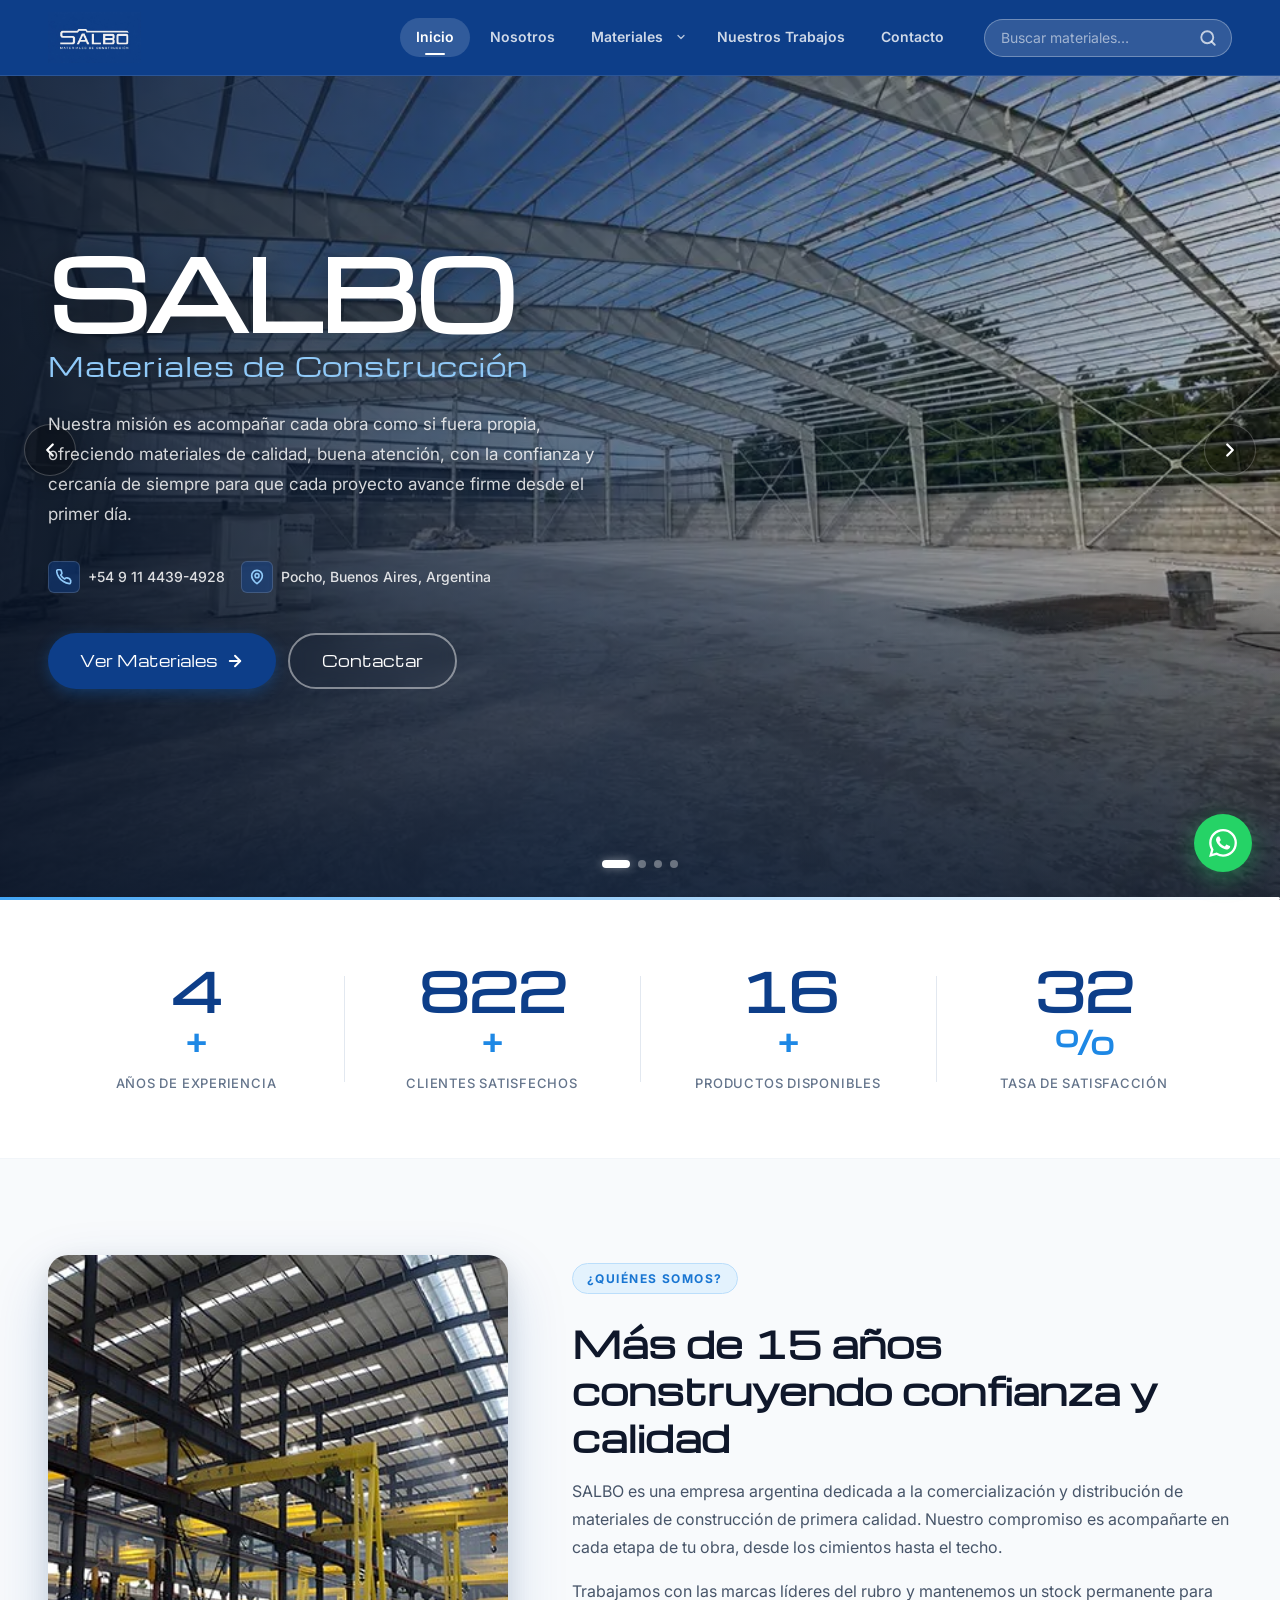
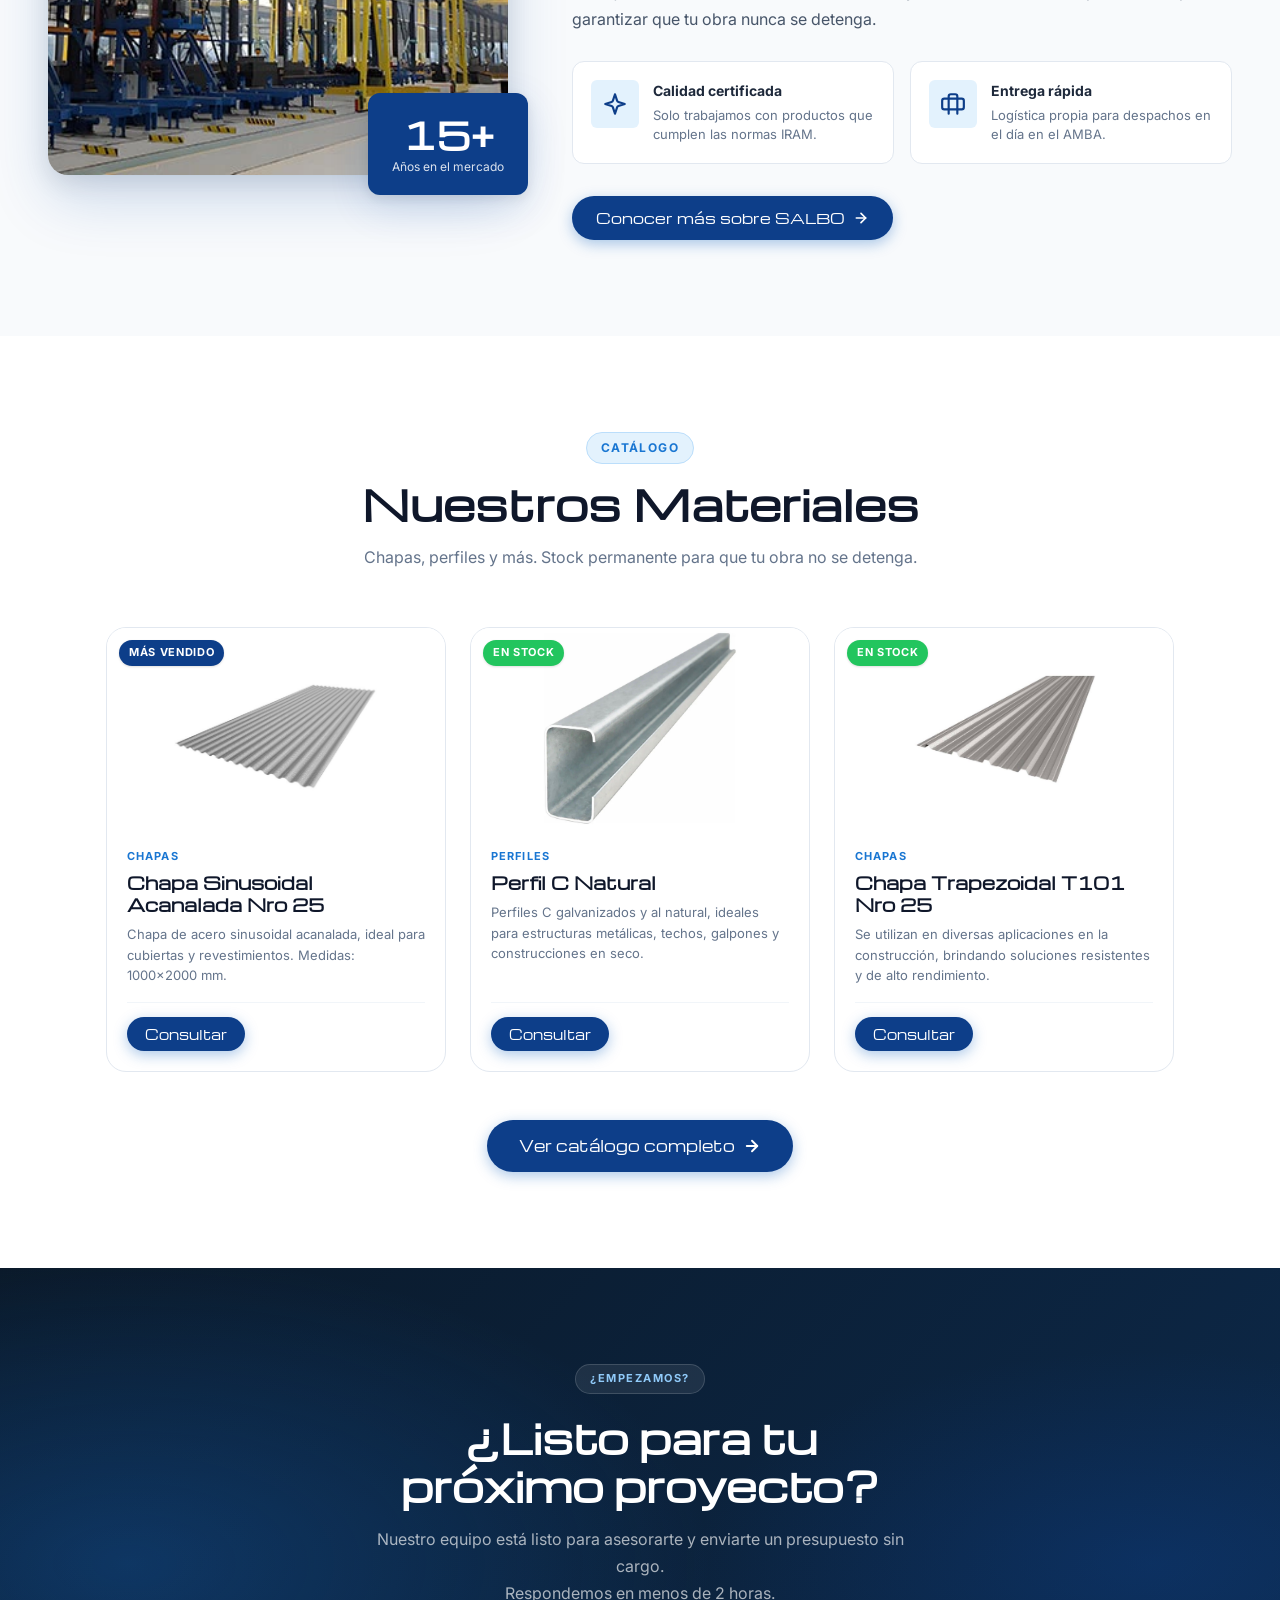
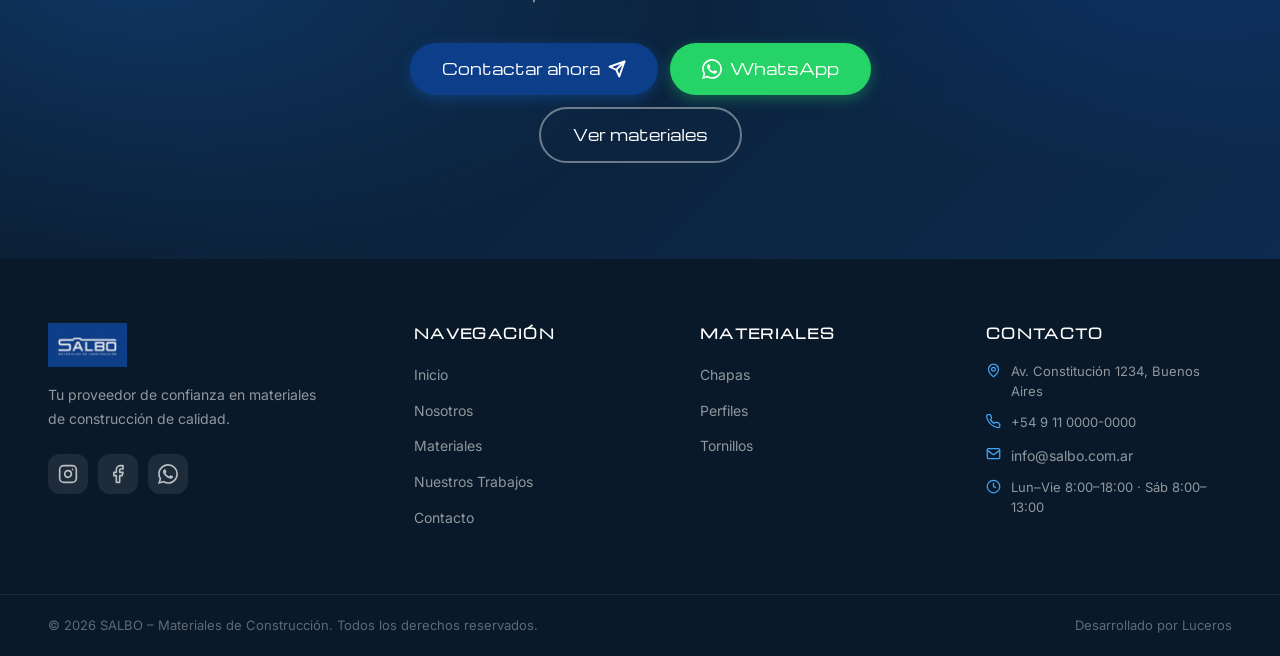
<file: index.html>
<!DOCTYPE html>
<html lang="es">
<head>
  <meta charset="UTF-8" />
  <meta name="viewport" content="width=device-width, initial-scale=1.0" />
  <meta name="description" content="SALBO Materiales de Construcción – Proveedor confiable de chapas, perfiles, cemento, hierro y más. Calidad, compromiso y entrega rápida en Buenos Aires." />
  <meta name="keywords" content="materiales de construcción, chapas, perfiles, cemento, hierro, pinturas, SALBO" />
  <meta name="author" content="SALBO" />
  <meta property="og:title" content="SALBO – Materiales de Construcción" />
  <meta property="og:description" content="Tu proveedor de confianza para materiales de construcción de calidad." />
  <meta property="og:type" content="website" />
  <title>SALBO – Materiales de Construcción</title>

  <link rel="icon" href="assets/img/SALBO_LOGO_WEB.jpeg" type="image/jpeg" />

  <!-- Google Fonts -->
  <link rel="preconnect" href="https://fonts.googleapis.com" />
  <link rel="preconnect" href="https://fonts.gstatic.com" crossorigin />
  <link href="https://fonts.googleapis.com/css2?family=Inter:wght@300;400;500;600;700;800&family=Poppins:wght@400;500;600;700;800;900&display=swap" rel="stylesheet" />

  <!-- CSS -->
  <link rel="stylesheet" href="assets/css/styles.css" />
</head>
<body data-page="inicio">

  <!-- Shared header (inyectado por shared.js) -->
  <div id="site-header"></div>

  <!-- ===== HERO ===== -->
  <section class="hero" id="inicio" aria-label="Sección principal">

    <!-- Carousel background -->
    <div class="hc" id="heroCarousel" aria-label="Galería de imágenes" role="region">
      <div class="hc__track" id="hcTrack" aria-live="off"></div>

      <button class="hc__arrow hc__arrow--prev" id="hcPrev" aria-label="Imagen anterior" type="button">
        <svg width="22" height="22" viewBox="0 0 24 24" fill="none" stroke="currentColor" stroke-width="2.5" stroke-linecap="round" stroke-linejoin="round" aria-hidden="true"><path d="m15 18-6-6 6-6"/></svg>
      </button>

      <button class="hc__arrow hc__arrow--next" id="hcNext" aria-label="Siguiente imagen" type="button">
        <svg width="22" height="22" viewBox="0 0 24 24" fill="none" stroke="currentColor" stroke-width="2.5" stroke-linecap="round" stroke-linejoin="round" aria-hidden="true"><path d="m9 18 6-6-6-6"/></svg>
      </button>

      <div class="hc__dots" id="hcDots" role="tablist" aria-label="Seleccionar imagen"></div>

      <div class="hc__progress" aria-hidden="true">
        <div class="hc__progress-bar" id="hcProgressBar"></div>
      </div>
    </div>

    <!-- Hero content -->
    <div class="hero__content">
      <h1 class="hero__title reveal">
        <span class="hero__title-main">SALBO</span>
        <span class="hero__title-sub">Materiales de Construcción</span>
      </h1>

      <p class="hero__desc reveal">
        Nuestra misión es acompañar cada obra como si fuera propia, ofreciendo materiales de calidad, buena atención, con la confianza y cercanía de siempre para que cada proyecto avance firme desde el primer día.
      </p>

      <div class="hero__contact reveal">
        <a href="tel:+5491144394928" class="hero__contact-item" aria-label="Llamar">
          <span class="hero__contact-icon" aria-hidden="true">
            <svg width="16" height="16" viewBox="0 0 24 24" fill="none" stroke="currentColor" stroke-width="2.5" stroke-linecap="round" stroke-linejoin="round"><path d="M22 16.92v3a2 2 0 0 1-2.18 2 19.79 19.79 0 0 1-8.63-3.07A19.5 19.5 0 0 1 4.1 12a19.79 19.79 0 0 1-3.07-8.67A2 2 0 0 1 3 1.17h3a2 2 0 0 1 2 1.72c.127.96.361 1.903.7 2.81a2 2 0 0 1-.45 2.11L7.09 9a16 16 0 0 0 6 6l1.27-1.27a2 2 0 0 1 2.11-.45c.907.339 1.85.573 2.81.7A2 2 0 0 1 21 16z"/></svg>
          </span>
          +54 9 11 4439-4928
        </a>
        <span class="hero__contact-item">
          <span class="hero__contact-icon" aria-hidden="true">
            <svg width="16" height="16" viewBox="0 0 24 24" fill="none" stroke="currentColor" stroke-width="2.5" stroke-linecap="round" stroke-linejoin="round"><path d="M20 10c0 6-8 12-8 12s-8-6-8-12a8 8 0 0 1 16 0Z"/><circle cx="12" cy="10" r="3"/></svg>
          </span>
          Pocho, Buenos Aires, Argentina
        </span>
      </div>

      <div class="hero__ctas reveal">
        <a href="materiales.html" class="btn btn--primary btn--lg">
          Ver Materiales
          <svg width="18" height="18" viewBox="0 0 24 24" fill="none" stroke="currentColor" stroke-width="2.5" stroke-linecap="round" stroke-linejoin="round" aria-hidden="true"><path d="M5 12h14"/><path d="m12 5 7 7-7 7"/></svg>
        </a>
        <a href="contacto.html" class="btn btn--outline btn--lg">Contactar</a>
      </div>
    </div>
  </section>

  <!-- ===== STATS STRIP ===== -->
  <section class="stats" aria-label="Estadísticas">
    <div class="container">
      <div class="stats__grid">
        <div class="stats__item reveal">
          <span class="stats__num" data-count="15">0</span><span class="stats__suffix">+</span>
          <span class="stats__label">Años de experiencia</span>
        </div>
        <div class="stats__item reveal">
          <span class="stats__num" data-count="2500">0</span><span class="stats__suffix">+</span>
          <span class="stats__label">Clientes satisfechos</span>
        </div>
        <div class="stats__item reveal">
          <span class="stats__num" data-count="50">0</span><span class="stats__suffix">+</span>
          <span class="stats__label">Productos disponibles</span>
        </div>
        <div class="stats__item reveal">
          <span class="stats__num" data-count="98">0</span><span class="stats__suffix">%</span>
          <span class="stats__label">Tasa de satisfacción</span>
        </div>
      </div>
    </div>
  </section>

  <!-- ===== SOBRE NOSOTROS (preview) ===== -->
  <section class="about-preview" aria-labelledby="about-preview-title">
    <div class="container">
      <div class="about__content">

        <!-- Image -->
        <div class="about__image reveal">
          <div class="about__img-wrapper">
            <img
              src="assets/img/nosotros.webp"
              alt="Equipo SALBO trabajando en depósito de materiales"
              loading="lazy"
              class="about__img"
            />
            <div class="about__img-badge">
              <strong>15+</strong>
              <span>Años en el mercado</span>
            </div>
          </div>
        </div>

        <!-- Text -->
        <div class="about__text reveal">
          <span class="section-tag">¿Quiénes somos?</span>
          <h2 class="about__subtitle" id="about-preview-title" style="font-size:clamp(26px,3.5vw,36px);margin-top:12px;">
            Más de 15 años construyendo confianza y calidad
          </h2>
          <p class="about__para">
            SALBO es una empresa argentina dedicada a la comercialización y distribución de materiales de construcción de primera calidad. Nuestro compromiso es acompañarte en cada etapa de tu obra, desde los cimientos hasta el techo.
          </p>
          <p class="about__para">
            Trabajamos con las marcas líderes del rubro y mantenemos un stock permanente para garantizar que tu obra nunca se detenga.
          </p>

          <div class="about__values" style="grid-template-columns:1fr 1fr;margin-top:28px;">
            <div class="value-card reveal">
              <div class="value-card__icon" aria-hidden="true">
                <svg width="26" height="26" viewBox="0 0 24 24" fill="none" stroke="currentColor" stroke-width="2" stroke-linecap="round" stroke-linejoin="round"><path d="m12 3-1.912 5.813a2 2 0 0 1-1.275 1.275L3 12l5.813 1.912a2 2 0 0 1 1.275 1.275L12 21l1.912-5.813a2 2 0 0 1 1.275-1.275L21 12l-5.813-1.912a2 2 0 0 1-1.275-1.275L12 3Z"/></svg>
              </div>
              <div>
                <strong>Calidad certificada</strong>
                <p>Solo trabajamos con productos que cumplen las normas IRAM.</p>
              </div>
            </div>
            <div class="value-card reveal">
              <div class="value-card__icon" aria-hidden="true">
                <svg width="26" height="26" viewBox="0 0 24 24" fill="none" stroke="currentColor" stroke-width="2" stroke-linecap="round" stroke-linejoin="round"><path d="M20 7H4a2 2 0 0 0-2 2v6a2 2 0 0 0 2 2h16a2 2 0 0 0 2-2V9a2 2 0 0 0-2-2Z"/><path d="M16 21V5a2 2 0 0 0-2-2h-4a2 2 0 0 0-2 2v16"/></svg>
              </div>
              <div>
                <strong>Entrega rápida</strong>
                <p>Logística propia para despachos en el día en el AMBA.</p>
              </div>
            </div>
          </div>

          <div style="margin-top:32px;">
            <a href="nosotros.html" class="btn btn--primary btn--md">
              Conocer más sobre SALBO
              <svg width="16" height="16" viewBox="0 0 24 24" fill="none" stroke="currentColor" stroke-width="2.5" stroke-linecap="round" stroke-linejoin="round" aria-hidden="true"><path d="M5 12h14"/><path d="m12 5 7 7-7 7"/></svg>
            </a>
          </div>
        </div>
      </div>
    </div>
  </section>

  <!-- ===== MATERIALES DESTACADOS ===== -->
  <section class="featured" aria-labelledby="featured-title">
    <div class="container">
      <div class="section-header reveal">
        <span class="section-tag">Catálogo</span>
        <h2 class="section-title" id="featured-title">Nuestros Materiales</h2>
        <p class="section-desc">Chapas, perfiles y más. Stock permanente para que tu obra no se detenga.</p>
      </div>

      <div class="materials__grid">

        <!-- Chapa Acanalada N°25 -->
        <article class="mat-card reveal" data-category="Chapas" data-name="Chapa Sinusoidal Acanalada Nro 25" role="listitem">
          <div class="mat-card__img-wrap">
            <img src="assets/img/Chapa_Acanalada_N25.jpeg" alt="Chapa Sinusoidal Acanalada Nro 25" loading="lazy" class="mat-card__img" />
            <span class="mat-card__badge">Más vendido</span>
          </div>
          <div class="mat-card__body">
            <span class="mat-card__category">Chapas</span>
            <h3 class="mat-card__name">Chapa Sinusoidal Acanalada Nro 25</h3>
            <p class="mat-card__desc">Chapa de acero sinusoidal acanalada, ideal para cubiertas y revestimientos. Medidas: 1000×2000 mm.</p>
            <div class="mat-card__footer">
              <button class="btn btn--primary btn--sm mat-card__btn" onclick="openConsult('Chapa Sinusoidal Acanalada Nro 25')">Consultar</button>
            </div>
          </div>
        </article>

        <!-- Perfil C Natural -->
        <article class="mat-card reveal" data-category="Perfiles" data-name="Perfil C Natural" role="listitem">
          <div class="mat-card__img-wrap">
            <img src="assets/img/Perfil_C_Natural.jpeg" alt="Perfiles C al Natural" loading="lazy" class="mat-card__img" />
            <span class="mat-card__badge mat-card__badge--GREEN">EN STOCK</span>
          </div>
          <div class="mat-card__body">
            <span class="mat-card__category">Perfiles</span>
            <h3 class="mat-card__name">Perfil C Natural</h3>
            <p class="mat-card__desc">Perfiles C galvanizados y al natural, ideales para estructuras metálicas, techos, galpones y construcciones en seco.</p>
            <div class="mat-card__footer">
              <button class="btn btn--primary btn--sm mat-card__btn" onclick="openConsult('Perfil C Natural')">Consultar</button>
            </div>
          </div>
        </article>

        <!-- Chapa Trapezoidal T101 -->
        <article class="mat-card reveal" data-category="Chapas" data-name="Chapa Trapezoidal T101 Nro 25" role="listitem">
          <div class="mat-card__img-wrap">
            <img src="assets/img/Chapa_Trapezoidal_T101_Nro25 .jpeg" alt="Chapa Trapezoidal T101 Nro 25" loading="lazy" class="mat-card__img" />
            <span class="mat-card__badge mat-card__badge--GREEN">EN STOCK</span>
          </div>
          <div class="mat-card__body">
            <span class="mat-card__category">Chapas</span>
            <h3 class="mat-card__name">Chapa Trapezoidal T101 Nro 25</h3>
            <p class="mat-card__desc">Se utilizan en diversas aplicaciones en la construcción, brindando soluciones resistentes y de alto rendimiento.</p>
            <div class="mat-card__footer">
              <button class="btn btn--primary btn--sm mat-card__btn" onclick="openConsult('Chapa Trapezoidal T101 Nro 25')">Consultar</button>
            </div>
          </div>
        </article>

      </div>

      <div class="featured__cta-wrap reveal">
        <a href="materiales.html" class="btn btn--primary btn--lg">
          Ver catálogo completo
          <svg width="18" height="18" viewBox="0 0 24 24" fill="none" stroke="currentColor" stroke-width="2.5" stroke-linecap="round" stroke-linejoin="round" aria-hidden="true"><path d="M5 12h14"/><path d="m12 5 7 7-7 7"/></svg>
        </a>
      </div>
    </div>
  </section>

  <!-- ===== CTA BANNER ===== -->
  <section class="cta-banner" aria-labelledby="cta-title">
    <div class="cta-banner__content reveal">
      <span class="cta-banner__tag">¿Empezamos?</span>
      <h2 class="cta-banner__title" id="cta-title">¿Listo para tu próximo proyecto?</h2>
      <p class="cta-banner__desc">
        Nuestro equipo está listo para asesorarte y enviarte un presupuesto sin cargo.<br>
        Respondemos en menos de 2 horas.
      </p>
      <div class="cta-banner__actions">
        <a href="contacto.html" class="btn btn--primary btn--lg">
          Contactar ahora
          <svg width="18" height="18" viewBox="0 0 24 24" fill="none" stroke="currentColor" stroke-width="2.5" stroke-linecap="round" stroke-linejoin="round" aria-hidden="true"><path d="m22 2-7 20-4-9-9-4Z"/><path d="M22 2 11 13"/></svg>
        </a>
        <a href="https://wa.me/5491144394928" target="_blank" rel="noopener noreferrer" class="btn btn--wa btn--lg">
          <svg width="20" height="20" viewBox="0 0 24 24" fill="currentColor" aria-hidden="true"><path d="M17.472 14.382c-.297-.149-1.758-.867-2.03-.967-.273-.099-.471-.148-.67.15-.197.297-.767.966-.94 1.164-.173.199-.347.223-.644.075-.297-.15-1.255-.463-2.39-1.475-.883-.788-1.48-1.761-1.653-2.059-.173-.297-.018-.458.13-.606.134-.133.298-.347.446-.52.149-.174.198-.298.298-.497.099-.198.05-.371-.025-.52-.075-.149-.669-1.612-.916-2.207-.242-.579-.487-.5-.669-.51-.173-.008-.371-.01-.57-.01-.198 0-.52.074-.792.372-.272.297-1.04 1.016-1.04 2.479 0 1.462 1.065 2.875 1.213 3.074.149.198 2.096 3.2 5.077 4.487.709.306 1.262.489 1.694.625.712.227 1.36.195 1.871.118.571-.085 1.758-.719 2.006-1.413.248-.694.248-1.289.173-1.413-.074-.124-.272-.198-.57-.347m-5.421 7.403h-.004a9.87 9.87 0 0 1-5.031-1.378l-.361-.214-3.741.982.998-3.648-.235-.374a9.86 9.86 0 0 1-1.51-5.26c.001-5.45 4.436-9.884 9.888-9.884 2.64 0 5.122 1.03 6.988 2.898a9.825 9.825 0 0 1 2.893 6.994c-.003 5.45-4.437 9.884-9.885 9.884m8.413-18.297A11.815 11.815 0 0 0 12.05 0C5.495 0 .16 5.335.157 11.892c0 2.096.547 4.142 1.588 5.945L.057 24l6.305-1.654a11.882 11.882 0 0 0 5.683 1.448h.005c6.554 0 11.89-5.335 11.893-11.893a11.821 11.821 0 0 0-3.48-8.413Z"/></svg>
          WhatsApp
        </a>
        <a href="materiales.html" class="btn btn--outline btn--lg">Ver materiales</a>
      </div>
    </div>
  </section>

  <!-- Shared footer (inyectado por shared.js) -->
  <div id="site-footer"></div>

  <!-- ===== MODAL CONSULTA ===== -->
  <div class="modal" id="consultModal" role="dialog" aria-modal="true" aria-labelledby="modalTitle" hidden>
    <div class="modal__backdrop" onclick="closeConsult()"></div>
    <div class="modal__box">
      <button class="modal__close" onclick="closeConsult()" aria-label="Cerrar">✕</button>
      <div class="modal__icon" aria-hidden="true">
        <svg width="32" height="32" viewBox="0 0 24 24" fill="none" stroke="currentColor" stroke-width="2" stroke-linecap="round" stroke-linejoin="round"><path d="M21 15a2 2 0 0 1-2 2H7l-4 4V5a2 2 0 0 1 2-2h14a2 2 0 0 1 2 2z"/></svg>
      </div>
      <h3 class="modal__title" id="modalTitle">Consultar producto</h3>
      <p class="modal__product" id="modalProduct"></p>
      <p class="modal__desc">¿Querés consultar sobre este producto? Escribinos por WhatsApp o completá el formulario de contacto.</p>
      <div class="modal__actions">
        <a href="https://wa.me/5491144394928" target="_blank" rel="noopener noreferrer" class="btn btn--wa btn--full">
          <svg width="20" height="20" viewBox="0 0 24 24" fill="currentColor" aria-hidden="true"><path d="M17.472 14.382c-.297-.149-1.758-.867-2.03-.967-.273-.099-.471-.148-.67.15-.197.297-.767.966-.94 1.164-.173.199-.347.223-.644.075-.297-.15-1.255-.463-2.39-1.475-.883-.788-1.48-1.761-1.653-2.059-.173-.297-.018-.458.13-.606.134-.133.298-.347.446-.52.149-.174.198-.298.298-.497.099-.198.05-.371-.025-.52-.075-.149-.669-1.612-.916-2.207-.242-.579-.487-.5-.669-.51-.173-.008-.371-.01-.57-.01-.198 0-.52.074-.792.372-.272.297-1.04 1.016-1.04 2.479 0 1.462 1.065 2.875 1.213 3.074.149.198 2.096 3.2 5.077 4.487.709.306 1.262.489 1.694.625.712.227 1.36.195 1.871.118.571-.085 1.758-.719 2.006-1.413.248-.694.248-1.289.173-1.413-.074-.124-.272-.198-.57-.347m-5.421 7.403h-.004a9.87 9.87 0 0 1-5.031-1.378l-.361-.214-3.741.982.998-3.648-.235-.374a9.86 9.86 0 0 1-1.51-5.26c.001-5.45 4.436-9.884 9.888-9.884 2.64 0 5.122 1.03 6.988 2.898a9.825 9.825 0 0 1 2.893 6.994c-.003 5.45-4.437 9.884-9.885 9.884m8.413-18.297A11.815 11.815 0 0 0 12.05 0C5.495 0 .16 5.335.157 11.892c0 2.096.547 4.142 1.588 5.945L.057 24l6.305-1.654a11.882 11.882 0 0 0 5.683 1.448h.005c6.554 0 11.89-5.335 11.893-11.893a11.821 11.821 0 0 0-3.48-8.413Z"/></svg>
          Consultar por WhatsApp
        </a>
        <a href="contacto.html" class="btn btn--outline btn--full" onclick="closeConsult()">
          Ir al formulario de contacto
        </a>
      </div>
    </div>
  </div>

  <!-- JS -->
  <script src="assets/js/shared.js" defer></script>
  <script src="assets/js/main.js" defer></script>
</body>
</html>
</file>
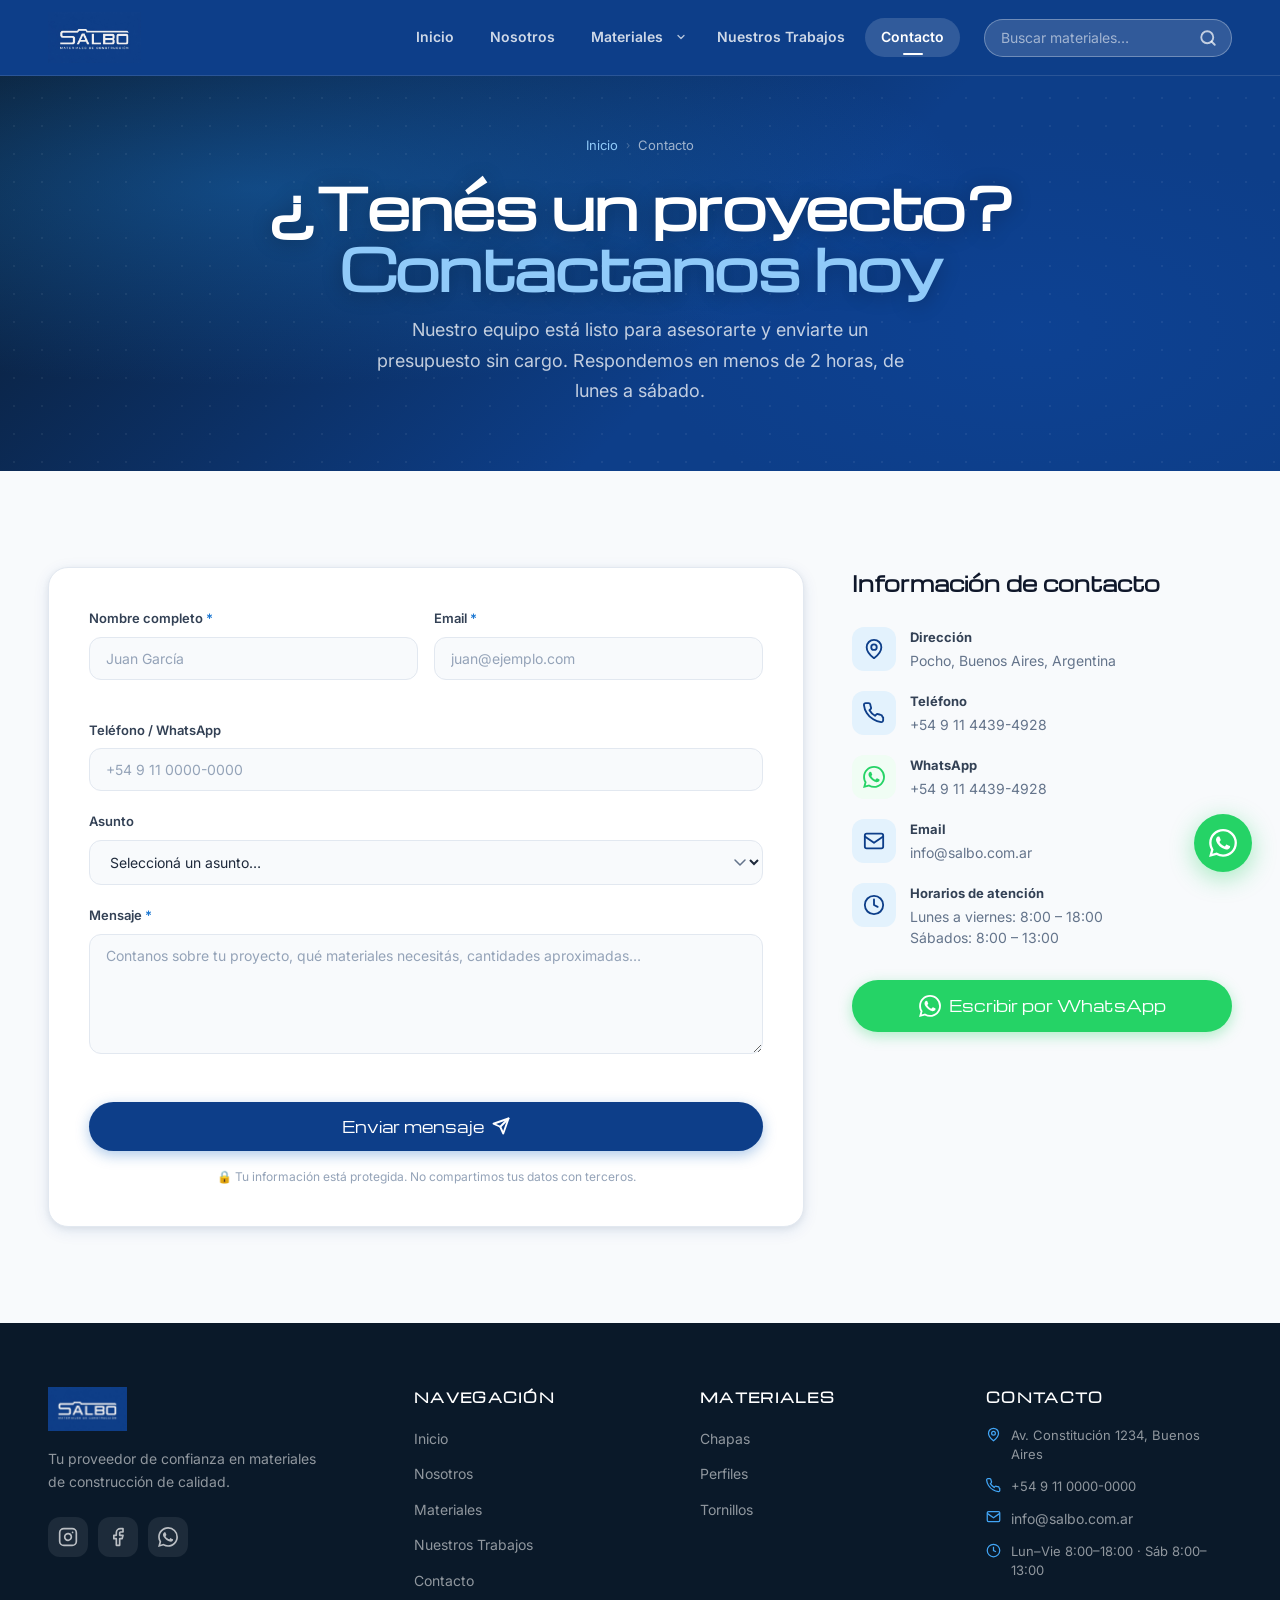
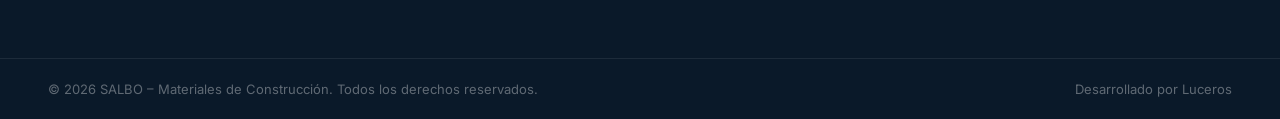
<file: contacto.html>
<!DOCTYPE html>
<html lang="es">
<head>
  <meta charset="UTF-8" />
  <meta name="viewport" content="width=device-width, initial-scale=1.0" />
  <meta name="description" content="Contactá a SALBO – Materiales de Construcción. Formulario de contacto, WhatsApp, teléfono y dirección en Buenos Aires. Respondemos en menos de 2 horas." />
  <meta name="keywords" content="contacto SALBO, presupuesto materiales construcción, consulta chapas perfiles Buenos Aires" />
  <meta name="author" content="SALBO" />
  <meta property="og:title" content="Contacto – SALBO Materiales de Construcción" />
  <meta property="og:description" content="Contactanos para recibir tu presupuesto sin cargo. Respondemos en menos de 2 horas." />
  <meta property="og:type" content="website" />
  <title>Contacto – SALBO Materiales de Construcción</title>

  <link rel="icon" href="assets/img/SALBO_LOGO_WEB.jpeg" type="image/jpeg" />

  <link rel="preconnect" href="https://fonts.googleapis.com" />
  <link rel="preconnect" href="https://fonts.gstatic.com" crossorigin />
  <link href="https://fonts.googleapis.com/css2?family=Inter:wght@300;400;500;600;700;800&family=Poppins:wght@400;500;600;700;800;900&display=swap" rel="stylesheet" />

  <link rel="stylesheet" href="assets/css/styles.css" />
</head>
<body data-page="contacto">

  <!-- Shared header -->
  <div id="site-header"></div>

  <!-- ===== PAGE HERO ===== -->
  <section class="page-hero" aria-labelledby="ph-title">
    <div class="page-hero__content">
      <nav class="page-hero__breadcrumb" aria-label="Ruta de navegación">
        <a href="index.html">Inicio</a>
        <span class="page-hero__breadcrumb-sep" aria-hidden="true">›</span>
        <span>Contacto</span>
      </nav>
      <h1 class="page-hero__title" id="ph-title">
        ¿Tenés un proyecto?<br><span>Contactanos hoy</span>
      </h1>
      <p class="page-hero__desc">
        Nuestro equipo está listo para asesorarte y enviarte un presupuesto sin cargo. Respondemos en menos de 2 horas, de lunes a sábado.
      </p>
    </div>
  </section>

  <!-- ===== CONTACTO ===== -->
  <section class="contact" id="contacto" aria-labelledby="contact-title">
    <div class="container">

      <!--
        IMPORTANTE – Formspree:
        1. Creá una cuenta en https://formspree.io (gratis hasta 50 envíos/mes)
        2. Creá un nuevo formulario y copiá tu ID (ej: xpzgkwrb)
        3. Reemplazá YOUR_FORM_ID en el atributo action de abajo
           action="https://formspree.io/f/YOUR_FORM_ID"
        4. ¡Listo! Los mensajes llegarán a tu email automáticamente.
      -->

      <div class="contact__grid">

        <!-- ── FORMULARIO ── -->
        <div class="contact__form-wrap reveal">
          <form
            class="contact-form"
            id="contactForm"
            action="https://formspree.io/f/YOUR_FORM_ID"
            method="POST"
            novalidate
            aria-label="Formulario de contacto"
          >

            <!-- Honeypot anti-spam: oculto para humanos, visible para bots -->
            <input
              type="text"
              name="_gotcha"
              style="display:none;position:absolute;left:-9999px;width:1px;height:1px"
              tabindex="-1"
              autocomplete="off"
              aria-hidden="true"
            />

            <!-- Asunto oculto para Formspree -->
            <input type="hidden" name="_subject" value="Nuevo contacto desde salbo.com.ar" />

            <div class="form-row">
              <div class="form-group">
                <label for="cName" class="form-label">
                  Nombre completo <span class="required" aria-hidden="true">*</span>
                </label>
                <input
                  type="text"
                  id="cName"
                  name="name"
                  class="form-input"
                  placeholder="Juan García"
                  autocomplete="name"
                  required
                  aria-required="true"
                />
                <span class="form-error" id="cName-error" role="alert"></span>
              </div>
              <div class="form-group">
                <label for="cEmail" class="form-label">
                  Email <span class="required" aria-hidden="true">*</span>
                </label>
                <input
                  type="email"
                  id="cEmail"
                  name="email"
                  class="form-input"
                  placeholder="juan@ejemplo.com"
                  autocomplete="email"
                  required
                  aria-required="true"
                />
                <span class="form-error" id="cEmail-error" role="alert"></span>
              </div>
            </div>

            <div class="form-group">
              <label for="cPhone" class="form-label">Teléfono / WhatsApp</label>
              <input
                type="tel"
                id="cPhone"
                name="phone"
                class="form-input"
                placeholder="+54 9 11 0000-0000"
                autocomplete="tel"
              />
            </div>

            <div class="form-group">
              <label for="cSubject" class="form-label">Asunto</label>
             <select id="cSubject" name="subject" class="form-input form-select"> 
                <option value="">Seleccioná un asunto…</option>
                <option value="presupuesto">Solicitar presupuesto</option>
                <option value="consulta">Consulta de producto</option>
                <option value="entrega">Consulta de entrega</option>
                <option value="otro">Otro</option>
              </select>
            </div>

            <div class="form-group">
              <label for="cMessage" class="form-label">
                Mensaje <span class="required" aria-hidden="true">*</span>
              </label>
              <textarea
                id="cMessage"
                name="message"
                class="form-input form-textarea"
                placeholder="Contanos sobre tu proyecto, qué materiales necesitás, cantidades aproximadas…"
                rows="5"
                required
                aria-required="true"
              ></textarea>
              <span class="form-error" id="cMessage-error" role="alert"></span>
            </div>

            <button type="submit" class="btn btn--primary btn--full btn--lg" id="submitBtn">
              Enviar mensaje
              <svg width="18" height="18" viewBox="0 0 24 24" fill="none" stroke="currentColor" stroke-width="2.5" stroke-linecap="round" stroke-linejoin="round" aria-hidden="true"><path d="m22 2-7 20-4-9-9-4Z"/><path d="M22 2 11 13"/></svg>
            </button>
            <p style="font-size:12px;color:var(--gray-400);margin-top:16px;text-align:center;">
              🔒 Tu información está protegida. No compartimos tus datos con terceros.
            </p>
          </form>
        </div>

        <!-- ── INFO DE CONTACTO ── -->
        <div class="contact__info reveal">
          <h3 class="contact__info-title">Información de contacto</h3>

          <div class="contact__info-items">

            <div class="contact__info-item">
              <div class="contact__info-icon" aria-hidden="true">
                <svg width="22" height="22" viewBox="0 0 24 24" fill="none" stroke="currentColor" stroke-width="2" stroke-linecap="round" stroke-linejoin="round"><path d="M20 10c0 6-8 12-8 12s-8-6-8-12a8 8 0 0 1 16 0Z"/><circle cx="12" cy="10" r="3"/></svg>
              </div>
              <div>
                <strong>Dirección</strong>
                <p>Pocho, Buenos Aires, Argentina</p>
              </div>
            </div>

            <div class="contact__info-item">
              <div class="contact__info-icon" aria-hidden="true">
                <svg width="22" height="22" viewBox="0 0 24 24" fill="none" stroke="currentColor" stroke-width="2" stroke-linecap="round" stroke-linejoin="round"><path d="M22 16.92v3a2 2 0 0 1-2.18 2 19.79 19.79 0 0 1-8.63-3.07A19.5 19.5 0 0 1 4.1 12a19.79 19.79 0 0 1-3.07-8.67A2 2 0 0 1 3 1.17h3a2 2 0 0 1 2 1.72c.127.96.361 1.903.7 2.81a2 2 0 0 1-.45 2.11L7.09 9a16 16 0 0 0 6 6l1.27-1.27a2 2 0 0 1 2.11-.45c.907.339 1.85.573 2.81.7A2 2 0 0 1 21 16z"/></svg>
              </div>
              <div>
                <strong>Teléfono</strong>
                <p><a href="tel:+5491144394928">+54 9 11 4439-4928</a></p>
              </div>
            </div>

            <div class="contact__info-item">
              <div class="contact__info-icon contact__info-icon--wa" aria-hidden="true">
                <svg width="22" height="22" viewBox="0 0 24 24" fill="currentColor"><path d="M17.472 14.382c-.297-.149-1.758-.867-2.03-.967-.273-.099-.471-.148-.67.15-.197.297-.767.966-.94 1.164-.173.199-.347.223-.644.075-.297-.15-1.255-.463-2.39-1.475-.883-.788-1.48-1.761-1.653-2.059-.173-.297-.018-.458.13-.606.134-.133.298-.347.446-.52.149-.174.198-.298.298-.497.099-.198.05-.371-.025-.52-.075-.149-.669-1.612-.916-2.207-.242-.579-.487-.5-.669-.51-.173-.008-.371-.01-.57-.01-.198 0-.52.074-.792.372-.272.297-1.04 1.016-1.04 2.479 0 1.462 1.065 2.875 1.213 3.074.149.198 2.096 3.2 5.077 4.487.709.306 1.262.489 1.694.625.712.227 1.36.195 1.871.118.571-.085 1.758-.719 2.006-1.413.248-.694.248-1.289.173-1.413-.074-.124-.272-.198-.57-.347m-5.421 7.403h-.004a9.87 9.87 0 0 1-5.031-1.378l-.361-.214-3.741.982.998-3.648-.235-.374a9.86 9.86 0 0 1-1.51-5.26c.001-5.45 4.436-9.884 9.888-9.884 2.64 0 5.122 1.03 6.988 2.898a9.825 9.825 0 0 1 2.893 6.994c-.003 5.45-4.437 9.884-9.885 9.884m8.413-18.297A11.815 11.815 0 0 0 12.05 0C5.495 0 .16 5.335.157 11.892c0 2.096.547 4.142 1.588 5.945L.057 24l6.305-1.654a11.882 11.882 0 0 0 5.683 1.448h.005c6.554 0 11.89-5.335 11.893-11.893a11.821 11.821 0 0 0-3.48-8.413Z"/></svg>
              </div>
              <div>
                <strong>WhatsApp</strong>
                <p><a href="https://wa.me/5491144394928" target="_blank" rel="noopener noreferrer">+54 9 11 4439-4928</a></p>
              </div>
            </div>

            <div class="contact__info-item">
              <div class="contact__info-icon" aria-hidden="true">
                <svg width="22" height="22" viewBox="0 0 24 24" fill="none" stroke="currentColor" stroke-width="2" stroke-linecap="round" stroke-linejoin="round"><rect x="2" y="4" width="20" height="16" rx="2"/><path d="m22 7-10 7L2 7"/></svg>
              </div>
              <div>
                <strong>Email</strong>
                <!-- Email obfuscado: ensamblado por JS para evitar scrapers -->
                <p>
                  <span
                    class="js-email"
                    data-u="info"
                    data-d="salbo"
                    data-t="com.ar"
                    data-style="page"
                    aria-label="Email de contacto"
                  >
                    <noscript>info [arroba] salbo.com.ar</noscript>
                  </span>
                </p>
              </div>
            </div>

            <div class="contact__info-item">
              <div class="contact__info-icon" aria-hidden="true">
                <svg width="22" height="22" viewBox="0 0 24 24" fill="none" stroke="currentColor" stroke-width="2" stroke-linecap="round" stroke-linejoin="round"><circle cx="12" cy="12" r="10"/><polyline points="12 6 12 12 16 14"/></svg>
              </div>
              <div>
                <strong>Horarios de atención</strong>
                <p>Lunes a viernes: 8:00 – 18:00<br />Sábados: 8:00 – 13:00</p>
              </div>
            </div>

          </div>

          <a href="https://wa.me/5491144394928?text=Hola%20SALBO%2C%20quiero%20hacer%20una%20consulta" target="_blank" rel="noopener noreferrer" class="btn btn--wa btn--lg" style="width:100%;justify-content:center;" aria-label="Escribir por WhatsApp">
            <svg width="22" height="22" viewBox="0 0 24 24" fill="currentColor" aria-hidden="true"><path d="M17.472 14.382c-.297-.149-1.758-.867-2.03-.967-.273-.099-.471-.148-.67.15-.197.297-.767.966-.94 1.164-.173.199-.347.223-.644.075-.297-.15-1.255-.463-2.39-1.475-.883-.788-1.48-1.761-1.653-2.059-.173-.297-.018-.458.13-.606.134-.133.298-.347.446-.52.149-.174.198-.298.298-.497.099-.198.05-.371-.025-.52-.075-.149-.669-1.612-.916-2.207-.242-.579-.487-.5-.669-.51-.173-.008-.371-.01-.57-.01-.198 0-.52.074-.792.372-.272.297-1.04 1.016-1.04 2.479 0 1.462 1.065 2.875 1.213 3.074.149.198 2.096 3.2 5.077 4.487.709.306 1.262.489 1.694.625.712.227 1.36.195 1.871.118.571-.085 1.758-.719 2.006-1.413.248-.694.248-1.289.173-1.413-.074-.124-.272-.198-.57-.347m-5.421 7.403h-.004a9.87 9.87 0 0 1-5.031-1.378l-.361-.214-3.741.982.998-3.648-.235-.374a9.86 9.86 0 0 1-1.51-5.26c.001-5.45 4.436-9.884 9.888-9.884 2.64 0 5.122 1.03 6.988 2.898a9.825 9.825 0 0 1 2.893 6.994c-.003 5.45-4.437 9.884-9.885 9.884m8.413-18.297A11.815 11.815 0 0 0 12.05 0C5.495 0 .16 5.335.157 11.892c0 2.096.547 4.142 1.588 5.945L.057 24l6.305-1.654a11.882 11.882 0 0 0 5.683 1.448h.005c6.554 0 11.89-5.335 11.893-11.893a11.821 11.821 0 0 0-3.48-8.413Z"/></svg>
            Escribir por WhatsApp
          </a>
        </div>

      </div>
    </div>
  </section>

  <!-- Shared footer -->
  <div id="site-footer"></div>

  <script src="assets/js/shared.js" defer></script>
  <script src="assets/js/main.js" defer></script>
</body>
</html>
</file>
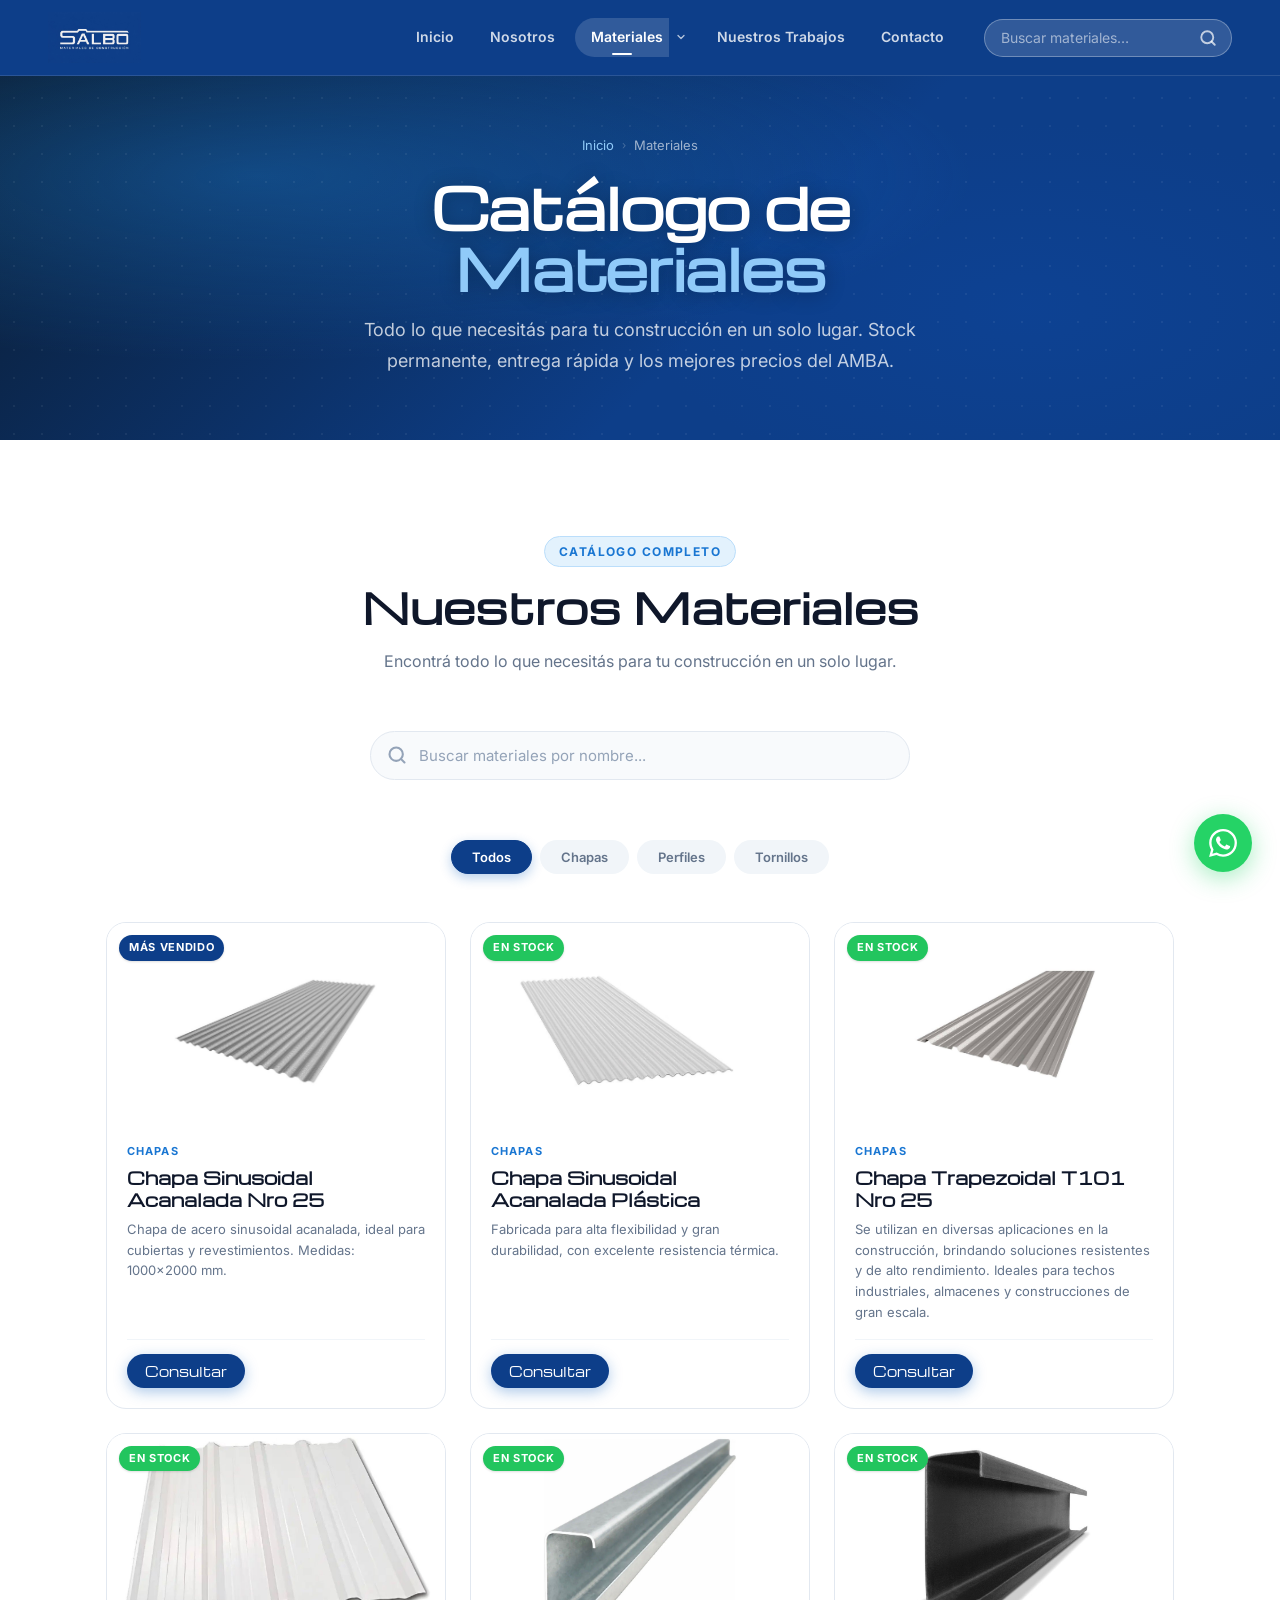
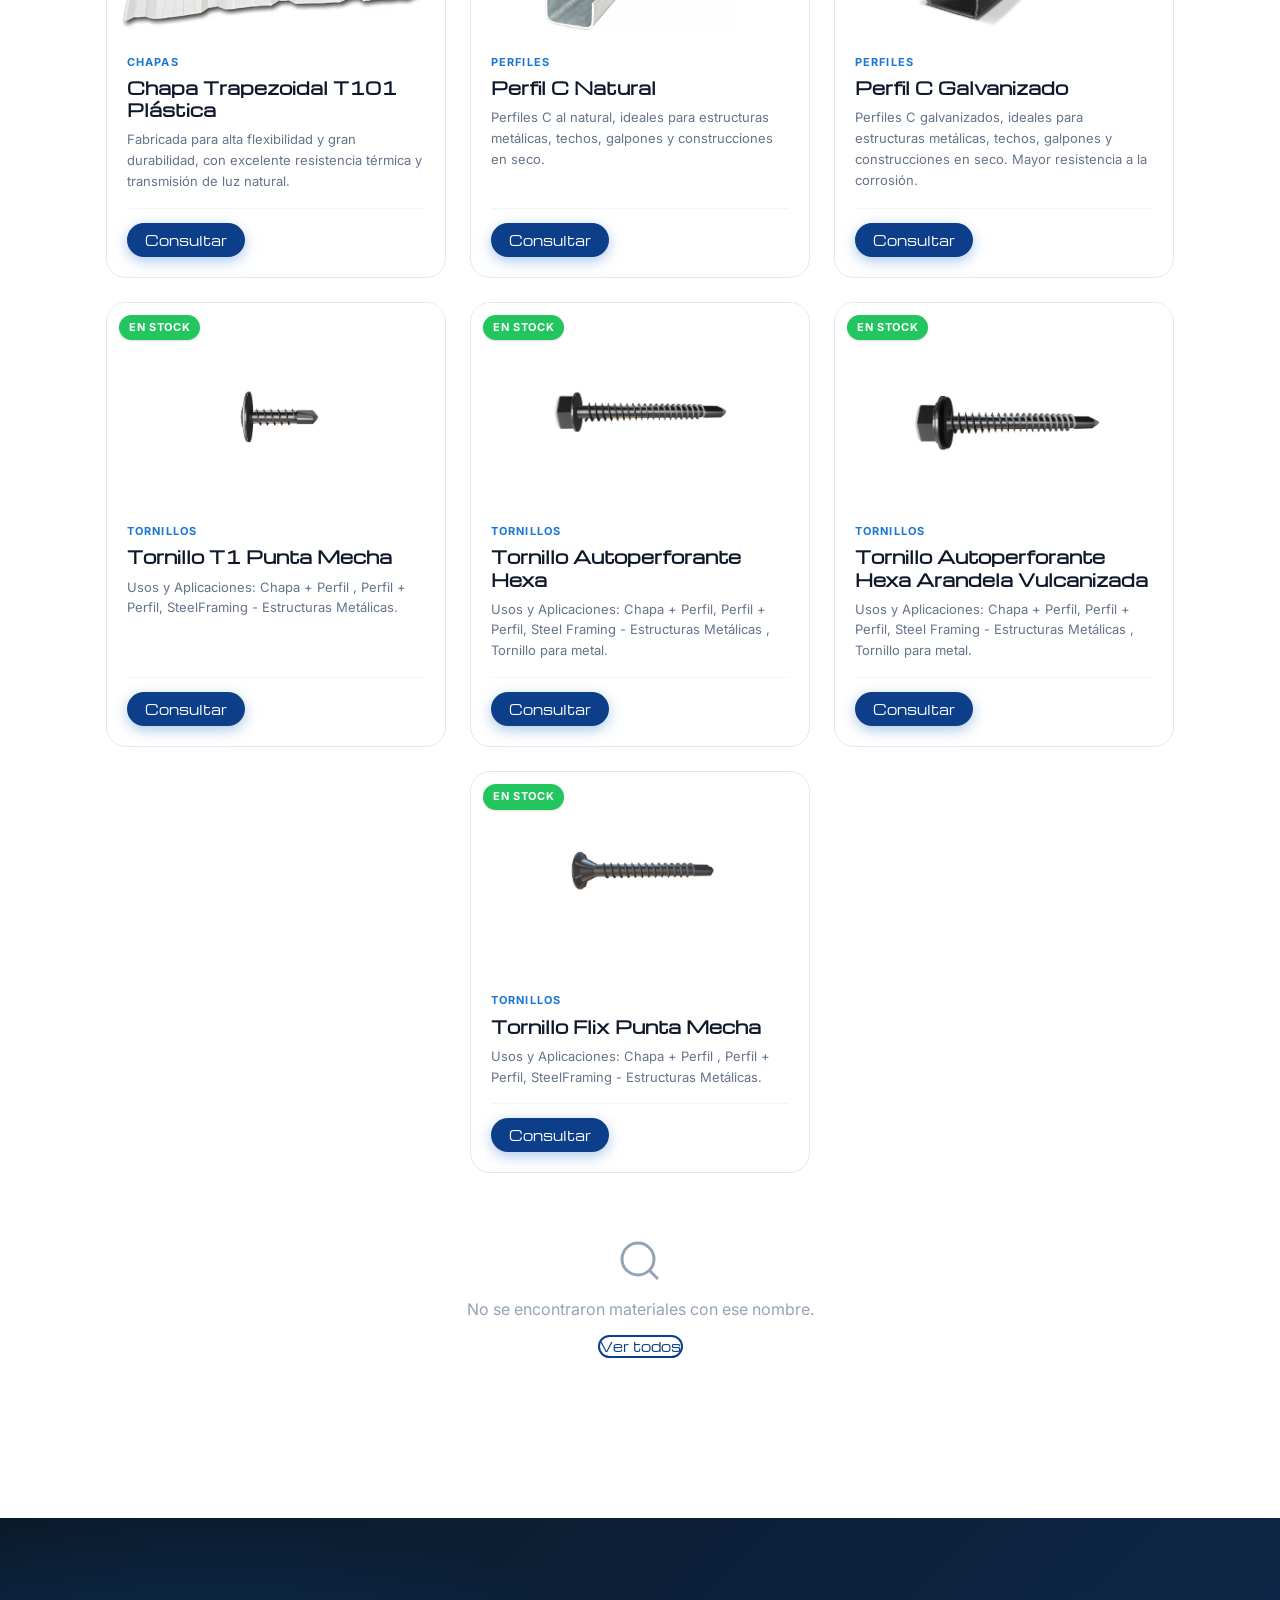
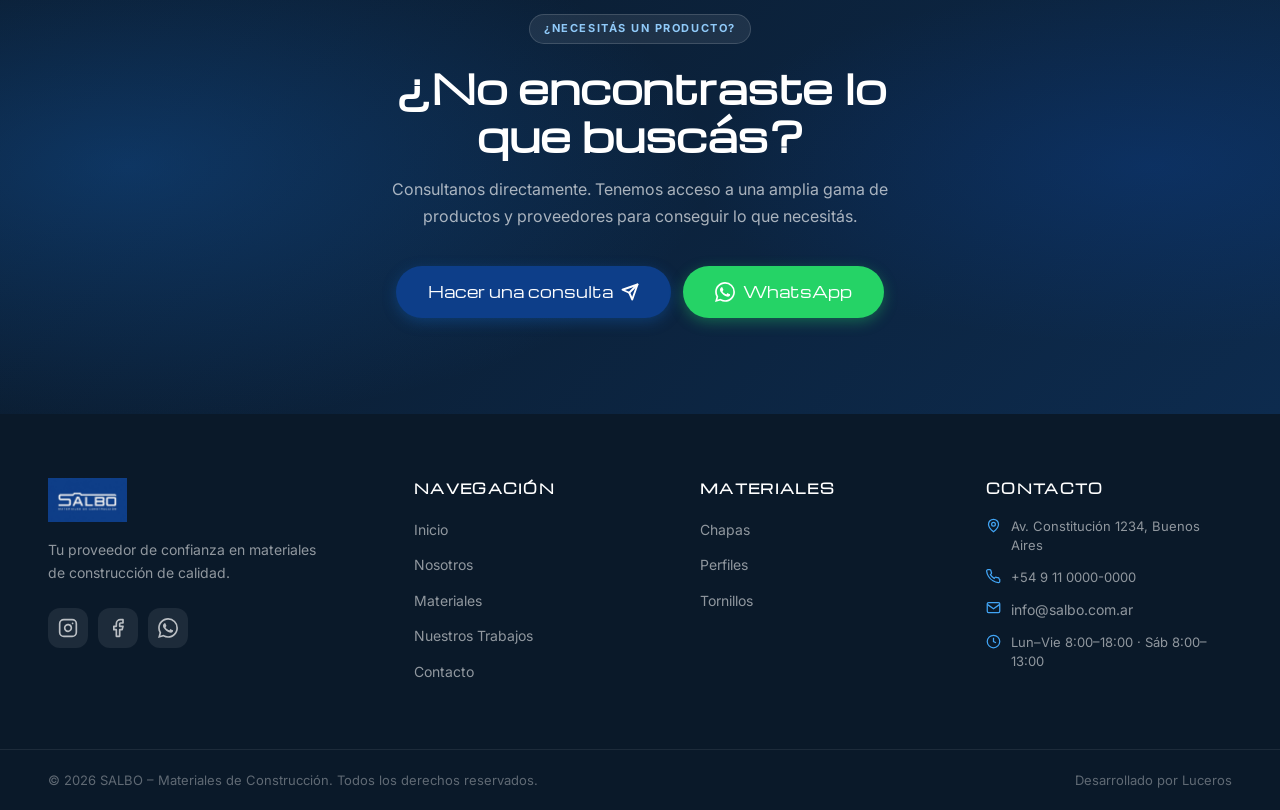
<file: materiales.html>
<!DOCTYPE html>
<html lang="es">
<head>
  <meta charset="UTF-8" />
  <meta name="viewport" content="width=device-width, initial-scale=1.0" />
  <meta name="description" content="Catálogo de materiales de construcción SALBO – Chapas acanaladas, perfiles C, chapas trapezoidales y más. Stock permanente en Buenos Aires." />
  <meta name="keywords" content="chapas acanaladas, perfiles C, chapas trapezoidales, materiales construcción, SALBO" />
  <meta name="author" content="SALBO" />
  <meta property="og:title" content="Catálogo de Materiales – SALBO" />
  <meta property="og:description" content="Chapas, perfiles y materiales de construcción en stock. Consultá precios y disponibilidad." />
  <meta property="og:type" content="website" />
  <title>Materiales – SALBO Materiales de Construcción</title>

  <link rel="icon" href="assets/img/SALBO_LOGO_WEB.jpeg" type="image/jpeg" />

  <link rel="preconnect" href="https://fonts.googleapis.com" />
  <link rel="preconnect" href="https://fonts.gstatic.com" crossorigin />
  <link href="https://fonts.googleapis.com/css2?family=Inter:wght@300;400;500;600;700;800&family=Poppins:wght@400;500;600;700;800;900&display=swap" rel="stylesheet" />

  <link rel="stylesheet" href="assets/css/styles.css" />
</head>
<body data-page="materiales">

  <!-- Shared header -->
  <div id="site-header"></div>

  <!-- ===== PAGE HERO ===== -->
  <section class="page-hero" aria-labelledby="ph-title">
    <div class="page-hero__content">
      <nav class="page-hero__breadcrumb" aria-label="Ruta de navegación">
        <a href="index.html">Inicio</a>
        <span class="page-hero__breadcrumb-sep" aria-hidden="true">›</span>
        <span>Materiales</span>
      </nav>
      <h1 class="page-hero__title" id="ph-title">
        Catálogo de<br><span>Materiales</span>
      </h1>
      <p class="page-hero__desc">
        Todo lo que necesitás para tu construcción en un solo lugar. Stock permanente, entrega rápida y los mejores precios del AMBA.
      </p>
    </div>
  </section>

  <!-- ===== CATÁLOGO COMPLETO ===== -->
  <section class="materials" id="materiales" aria-labelledby="materials-title">
    <div class="container">
      <div class="section-header reveal">
        <span class="section-tag">Catálogo completo</span>
        <h2 class="section-title" id="materials-title">Nuestros Materiales</h2>
        <p class="section-desc">Encontrá todo lo que necesitás para tu construcción en un solo lugar.</p>
      </div>

      <!-- Search -->
      <div class="materials__search reveal">
        <div class="mat-search-wrapper">
          <svg width="20" height="20" viewBox="0 0 24 24" fill="none" stroke="currentColor" stroke-width="2.5" stroke-linecap="round" stroke-linejoin="round" aria-hidden="true"><circle cx="11" cy="11" r="8"/><path d="m21 21-4.35-4.35"/></svg>
          <input
            type="search"
            id="materialSearch"
            class="mat-search-input"
            placeholder="Buscar materiales por nombre..."
            aria-label="Filtrar materiales"
            autocomplete="off"
          />
          <button type="button" class="mat-search-clear" id="clearSearch" aria-label="Limpiar búsqueda" hidden>✕</button>
        </div>
        <p class="mat-search-count" id="searchCount" aria-live="polite"></p>
      </div>

      <!-- Filter pills -->
      <div class="materials__filters reveal" role="group" aria-label="Filtrar por categoría">
        <button class="filter-pill active" data-filter="all">Todos</button>
        <button class="filter-pill" data-filter="Chapas">Chapas</button>
        <button class="filter-pill" data-filter="Perfiles">Perfiles</button>
        <button class="filter-pill" data-filter="Tornillos">Tornillos</button>
      </div>

      <!-- Grid -->
      <div class="materials__grid" id="materialsGrid" role="list">

        <article class="mat-card reveal" data-category="Chapas" data-name="Chapa Sinusoidal Acanalada Nro 25" role="listitem">
          <div class="mat-card__img-wrap">
            <img src="assets/img/Chapa_Acanalada_N25.jpeg" alt="Chapa Sinusoidal Acanalada Nro 25" loading="lazy" class="mat-card__img" />
            <span class="mat-card__badge">Más vendido</span>
          </div>
          <div class="mat-card__body">
            <span class="mat-card__category">Chapas</span>
            <h3 class="mat-card__name">Chapa Sinusoidal Acanalada Nro 25</h3>
            <p class="mat-card__desc">Chapa de acero sinusoidal acanalada, ideal para cubiertas y revestimientos. Medidas: 1000×2000 mm.</p>
            <div class="mat-card__footer">
              <button class="btn btn--primary btn--sm mat-card__btn" onclick="openConsult('Chapa Sinusoidal Acanalada Nro 25')">Consultar</button>
            </div>
          </div>
        </article>

        <article class="mat-card reveal" data-category="Chapas" data-name="Chapa Sinusoidal Acanalada Plástica" role="listitem">
          <div class="mat-card__img-wrap">
            <img src="assets/img/Chapa_Sinusoidal_Acanalada_Plastica.jpeg" alt="Chapa Sinusoidal Acanalada Plástica" loading="lazy" class="mat-card__img" />
            <span class="mat-card__badge mat-card__badge--GREEN">EN STOCK</span>
          </div>
          <div class="mat-card__body">
            <span class="mat-card__category">Chapas</span>
            <h3 class="mat-card__name">Chapa Sinusoidal Acanalada Plástica</h3>
            <p class="mat-card__desc">Fabricada para alta flexibilidad y gran durabilidad, con excelente resistencia térmica.</p>
            <div class="mat-card__footer">
              <button class="btn btn--primary btn--sm mat-card__btn" onclick="openConsult('Chapa Sinusoidal Acanalada Plástica')">Consultar</button>
            </div>
          </div>
        </article>

        <article class="mat-card reveal" data-category="Chapas" data-name="Chapa Trapezoidal T101 Nro 25" role="listitem">
          <div class="mat-card__img-wrap">
            <img src="assets/img/Chapa_Trapezoidal_T101_Nro25 .jpeg" alt="Chapa Trapezoidal T101 Nro 25" loading="lazy" class="mat-card__img" />
            <span class="mat-card__badge mat-card__badge--GREEN">EN STOCK</span>
          </div>
          <div class="mat-card__body">
            <span class="mat-card__category">Chapas</span>
            <h3 class="mat-card__name">Chapa Trapezoidal T101 Nro 25</h3>
            <p class="mat-card__desc">Se utilizan en diversas aplicaciones en la construcción, brindando soluciones resistentes y de alto rendimiento. Ideales para techos industriales, almacenes y construcciones de gran escala.</p>
            <div class="mat-card__footer">
              <button class="btn btn--primary btn--sm mat-card__btn" onclick="openConsult('Chapa Trapezoidal T101 Nro 25')">Consultar</button>
            </div>
          </div>
        </article>

        <article class="mat-card reveal" data-category="Chapas" data-name="Chapa Trapezoidal T101 Plástica" role="listitem">
          <div class="mat-card__img-wrap">
            <img src="assets/img/Chapa_Trapezoidal_T101_Plastica .jpeg" alt="Chapa Trapezoidal T101 Plástica" loading="lazy" class="mat-card__img" />
            <span class="mat-card__badge mat-card__badge--GREEN">EN STOCK</span>
          </div>
          <div class="mat-card__body">
            <span class="mat-card__category">Chapas</span>
            <h3 class="mat-card__name">Chapa Trapezoidal T101 Plástica</h3>
            <p class="mat-card__desc">Fabricada para alta flexibilidad y gran durabilidad, con excelente resistencia térmica y transmisión de luz natural.</p>
            <div class="mat-card__footer">           
              <button class="btn btn--primary btn--sm mat-card__btn" onclick="openConsult('Chapa Trapezoidal T101 Plástica')">Consultar</button>
            </div>
          </div>
        </article>

        <article class="mat-card reveal" data-category="Perfiles" data-name="Perfil C Natural" role="listitem">
          <div class="mat-card__img-wrap">
            <img src="assets/img/Perfil_C_Natural.jpeg" alt="Perfiles C al Natural" loading="lazy" class="mat-card__img" />
            <span class="mat-card__badge mat-card__badge--GREEN">EN STOCK</span>
          </div>
          <div class="mat-card__body">
            <span class="mat-card__category">Perfiles</span>
            <h3 class="mat-card__name">Perfil C Natural</h3>
            <p class="mat-card__desc">Perfiles C al natural, ideales para estructuras metálicas, techos, galpones y construcciones en seco.</p>
            <div class="mat-card__footer">
              <button class="btn btn--primary btn--sm mat-card__btn" onclick="openConsult('Perfil C Natural')">Consultar</button>
            </div>
          </div>
        </article>

        <article class="mat-card reveal" data-category="Perfiles" data-name="Perfil C Galvanizado" role="listitem">
          <div class="mat-card__img-wrap">
            <img src="assets/img/Perfil_C_Galvanizado.jpeg" alt="Perfil C Galvanizado" loading="lazy" class="mat-card__img" />
            <span class="mat-card__badge mat-card__badge--GREEN">EN STOCK</span>
          </div>
          <div class="mat-card__body">
            <span class="mat-card__category">Perfiles</span>
            <h3 class="mat-card__name">Perfil C Galvanizado</h3>
            <p class="mat-card__desc">Perfiles C galvanizados, ideales para estructuras metálicas, techos, galpones y construcciones en seco. Mayor resistencia a la corrosión.</p>
            <div class="mat-card__footer">
              <button class="btn btn--primary btn--sm mat-card__btn" onclick="openConsult('Perfil C Galvanizado')">Consultar</button>
            </div>
          </div>
        </article>


        <article class="mat-card reveal" data-category="Tornillos" data-name="Tornillo T1 Punta Mecha" role="listitem">
          <div class="mat-card__img-wrap">
            <img src="assets/img/Tornillo_T1_Punta_Mecha.jpeg" alt="Tornillo T1 Punta Mecha" loading="lazy" class="mat-card__img" />
            <span class="mat-card__badge mat-card__badge--GREEN">EN STOCK</span>
          </div>
          <div class="mat-card__body">
            <span class="mat-card__category">Tornillos</span>
            <h3 class="mat-card__name">Tornillo T1 Punta Mecha</h3>
            <p class="mat-card__desc">Usos y Aplicaciones: Chapa + Perfil , Perfil + Perfil, SteelFraming - Estructuras Metálicas.</p>
            <div class="mat-card__footer">
              <button class="btn btn--primary btn--sm mat-card__btn" onclick="openConsult('Tornillo T1 Punta Mecha')">Consultar</button>
            </div>
          </div>
        </article>

        <article class="mat-card reveal" data-category="Tornillos" data-name="Tornillo Autoperforante Hexa" role="listitem">
          <div class="mat-card__img-wrap">
            <img src="assets/img/Tornillo_Autoperforante_Hexa.jpeg" alt="Tornillo Autoperforante Hexa" loading="lazy" class="mat-card__img" />
            <span class="mat-card__badge mat-card__badge--GREEN">EN STOCK</span>
          </div>
          <div class="mat-card__body">
            <span class="mat-card__category">Tornillos</span>
            <h3 class="mat-card__name">Tornillo Autoperforante Hexa</h3>
            <p class="mat-card__desc">Usos y Aplicaciones: Chapa + Perfil, Perfil + Perfil, Steel Framing - Estructuras Metálicas , Tornillo para metal.</p>
            <div class="mat-card__footer">
              <button class="btn btn--primary btn--sm mat-card__btn" onclick="openConsult('Tornillo Autoperforante Hexa')">Consultar</button>
            </div>
          </div>
        </article>

         <article class="mat-card reveal" data-category="Tornillos" data-name="Tornillo Autoperforante Hexa Arandela Vulcanizada" role="listitem">
          <div class="mat-card__img-wrap">
            <img src="assets/img/Tornillo_Autoperforante_Hexa_Arandela_Vulcanizada.jpeg" alt="Tornillo Autoperforante Hexa Arandela Vulcanizada" loading="lazy" class="mat-card__img" />
            <span class="mat-card__badge mat-card__badge--GREEN">EN STOCK</span>
          </div>
          <div class="mat-card__body">
            <span class="mat-card__category">Tornillos</span>
            <h3 class="mat-card__name">Tornillo Autoperforante Hexa Arandela Vulcanizada</h3>
            <p class="mat-card__desc">Usos y Aplicaciones: Chapa + Perfil, Perfil + Perfil, Steel Framing - Estructuras Metálicas , Tornillo para metal.</p>
            <div class="mat-card__footer">
              <button class="btn btn--primary btn--sm mat-card__btn" onclick="openConsult('Tornillo Autoperforante Hexa Arandela Vulcanizada')">Consultar</button>
            </div>
          </div>
        </article>

         <article class="mat-card reveal" data-category="Tornillos" data-name="Tornillo Flix Punta Mecha" role="listitem">
          <div class="mat-card__img-wrap">
            <img src="assets/img/Tornillo_Flix_punta_mecha.jpeg" alt="Tornillo Flix Punta Mecha" loading="lazy" class="mat-card__img" />
            <span class="mat-card__badge mat-card__badge--GREEN">EN STOCK</span>
          </div>
          <div class="mat-card__body">
            <span class="mat-card__category">Tornillos</span>
            <h3 class="mat-card__name">Tornillo Flix Punta Mecha</h3>
            <p class="mat-card__desc">Usos y Aplicaciones: Chapa + Perfil , Perfil + Perfil, SteelFraming - Estructuras Metálicas.</p>
            <div class="mat-card__footer">
              <button class="btn btn--primary btn--sm mat-card__btn" onclick="openConsult('Tornillo Flix Punta Mecha')">Consultar</button>
            </div>
          </div>
        </article>

      </div>

      <!-- No results -->
      <div class="materials__no-results" id="noResults" hidden aria-live="polite">
        <svg width="48" height="48" viewBox="0 0 24 24" fill="none" stroke="currentColor" stroke-width="1.5" aria-hidden="true"><circle cx="11" cy="11" r="8"/><path d="m21 21-4.35-4.35"/></svg>
        <p>No se encontraron materiales con ese nombre.</p>
        <button class="btn btn--outline" onclick="clearSearch()">Ver todos</button>
      </div>
    </div>
  </section>

  <!-- ===== CTA BANNER ===== -->
  <section class="cta-banner" aria-labelledby="cta-mat-title">
    <div class="cta-banner__content reveal">
      <span class="cta-banner__tag">¿Necesitás un producto?</span>
      <h2 class="cta-banner__title" id="cta-mat-title">¿No encontraste lo que buscás?</h2>
      <p class="cta-banner__desc">Consultanos directamente. Tenemos acceso a una amplia gama de productos y proveedores para conseguir lo que necesitás.</p>
      <div class="cta-banner__actions">
        <a href="contacto.html" class="btn btn--primary btn--lg">
          Hacer una consulta
          <svg width="18" height="18" viewBox="0 0 24 24" fill="none" stroke="currentColor" stroke-width="2.5" stroke-linecap="round" stroke-linejoin="round" aria-hidden="true"><path d="m22 2-7 20-4-9-9-4Z"/><path d="M22 2 11 13"/></svg>
        </a>
        <a href="https://wa.me/5491144394928" target="_blank" rel="noopener noreferrer" class="btn btn--wa btn--lg">
          <svg width="20" height="20" viewBox="0 0 24 24" fill="currentColor" aria-hidden="true"><path d="M17.472 14.382c-.297-.149-1.758-.867-2.03-.967-.273-.099-.471-.148-.67.15-.197.297-.767.966-.94 1.164-.173.199-.347.223-.644.075-.297-.15-1.255-.463-2.39-1.475-.883-.788-1.48-1.761-1.653-2.059-.173-.297-.018-.458.13-.606.134-.133.298-.347.446-.52.149-.174.198-.298.298-.497.099-.198.05-.371-.025-.52-.075-.149-.669-1.612-.916-2.207-.242-.579-.487-.5-.669-.51-.173-.008-.371-.01-.57-.01-.198 0-.52.074-.792.372-.272.297-1.04 1.016-1.04 2.479 0 1.462 1.065 2.875 1.213 3.074.149.198 2.096 3.2 5.077 4.487.709.306 1.262.489 1.694.625.712.227 1.36.195 1.871.118.571-.085 1.758-.719 2.006-1.413.248-.694.248-1.289.173-1.413-.074-.124-.272-.198-.57-.347m-5.421 7.403h-.004a9.87 9.87 0 0 1-5.031-1.378l-.361-.214-3.741.982.998-3.648-.235-.374a9.86 9.86 0 0 1-1.51-5.26c.001-5.45 4.436-9.884 9.888-9.884 2.64 0 5.122 1.03 6.988 2.898a9.825 9.825 0 0 1 2.893 6.994c-.003 5.45-4.437 9.884-9.885 9.884m8.413-18.297A11.815 11.815 0 0 0 12.05 0C5.495 0 .16 5.335.157 11.892c0 2.096.547 4.142 1.588 5.945L.057 24l6.305-1.654a11.882 11.882 0 0 0 5.683 1.448h.005c6.554 0 11.89-5.335 11.893-11.893a11.821 11.821 0 0 0-3.48-8.413Z"/></svg>
          WhatsApp
        </a>
      </div>
    </div>
  </section>

  <!-- Shared footer -->
  <div id="site-footer"></div>

  <!-- Modal consulta -->
  <div class="modal" id="consultModal" role="dialog" aria-modal="true" aria-labelledby="modalTitle" hidden>
    <div class="modal__backdrop" onclick="closeConsult()"></div>
    <div class="modal__box">
      <button class="modal__close" onclick="closeConsult()" aria-label="Cerrar">✕</button>
      <div class="modal__icon" aria-hidden="true">
        <svg width="32" height="32" viewBox="0 0 24 24" fill="none" stroke="currentColor" stroke-width="2" stroke-linecap="round" stroke-linejoin="round"><path d="M21 15a2 2 0 0 1-2 2H7l-4 4V5a2 2 0 0 1 2-2h14a2 2 0 0 1 2 2z"/></svg>
      </div>
      <h3 class="modal__title" id="modalTitle">Consultar producto</h3>
      <p class="modal__product" id="modalProduct"></p>
      <p class="modal__desc">¿Querés consultar sobre este producto? Escribinos por WhatsApp o completá el formulario de contacto.</p>
      <div class="modal__actions">
        <a href="https://wa.me/5491144394928" target="_blank" rel="noopener noreferrer" class="btn btn--wa btn--full">
          <svg width="20" height="20" viewBox="0 0 24 24" fill="currentColor" aria-hidden="true"><path d="M17.472 14.382c-.297-.149-1.758-.867-2.03-.967-.273-.099-.471-.148-.67.15-.197.297-.767.966-.94 1.164-.173.199-.347.223-.644.075-.297-.15-1.255-.463-2.39-1.475-.883-.788-1.48-1.761-1.653-2.059-.173-.297-.018-.458.13-.606.134-.133.298-.347.446-.52.149-.174.198-.298.298-.497.099-.198.05-.371-.025-.52-.075-.149-.669-1.612-.916-2.207-.242-.579-.487-.5-.669-.51-.173-.008-.371-.01-.57-.01-.198 0-.52.074-.792.372-.272.297-1.04 1.016-1.04 2.479 0 1.462 1.065 2.875 1.213 3.074.149.198 2.096 3.2 5.077 4.487.709.306 1.262.489 1.694.625.712.227 1.36.195 1.871.118.571-.085 1.758-.719 2.006-1.413.248-.694.248-1.289.173-1.413-.074-.124-.272-.198-.57-.347m-5.421 7.403h-.004a9.87 9.87 0 0 1-5.031-1.378l-.361-.214-3.741.982.998-3.648-.235-.374a9.86 9.86 0 0 1-1.51-5.26c.001-5.45 4.436-9.884 9.888-9.884 2.64 0 5.122 1.03 6.988 2.898a9.825 9.825 0 0 1 2.893 6.994c-.003 5.45-4.437 9.884-9.885 9.884m8.413-18.297A11.815 11.815 0 0 0 12.05 0C5.495 0 .16 5.335.157 11.892c0 2.096.547 4.142 1.588 5.945L.057 24l6.305-1.654a11.882 11.882 0 0 0 5.683 1.448h.005c6.554 0 11.89-5.335 11.893-11.893a11.821 11.821 0 0 0-3.48-8.413Z"/></svg>
          Consultar por WhatsApp
        </a>
        <a href="contacto.html" class="btn btn--outline btn--full" onclick="closeConsult()">
          Ir al formulario de contacto
        </a>
      </div>
    </div>
  </div>

  <script src="assets/js/shared.js" defer></script>
  <script src="assets/js/main.js" defer></script>
</body>
</html>
</file>
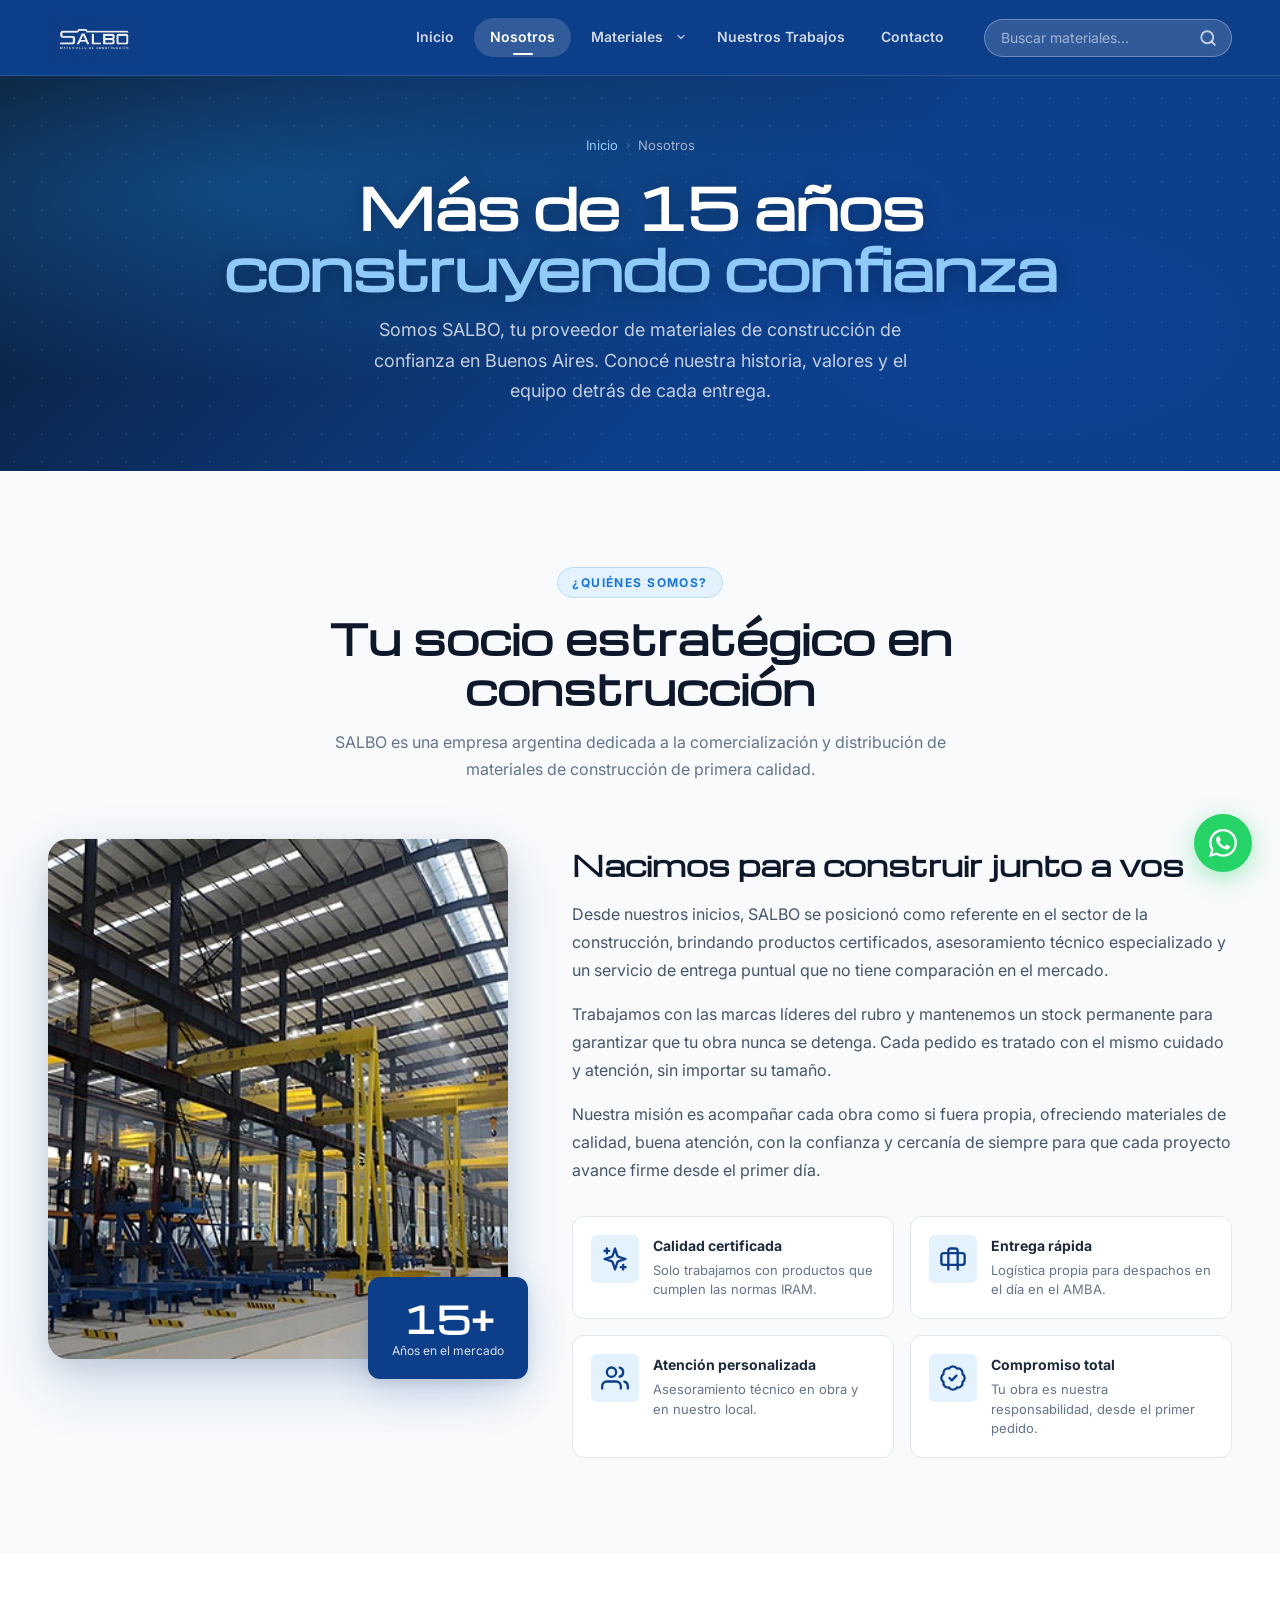
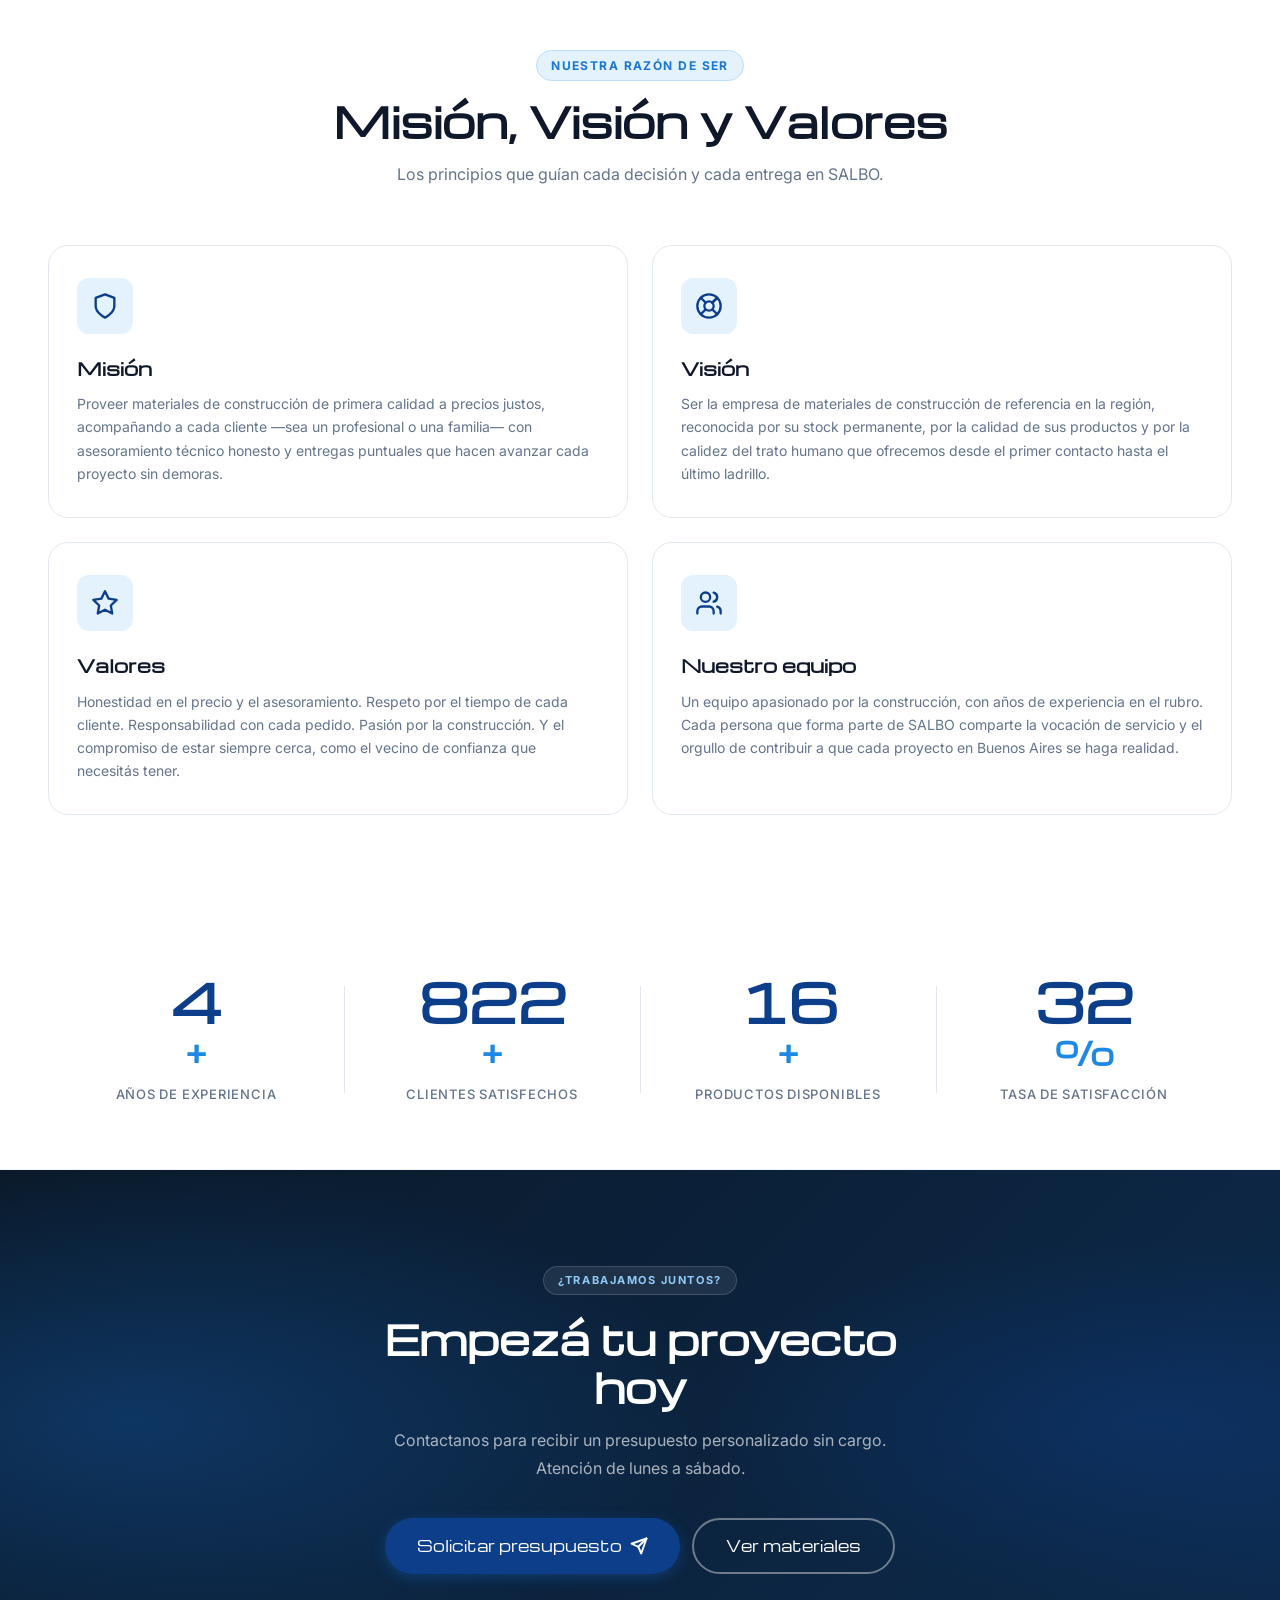
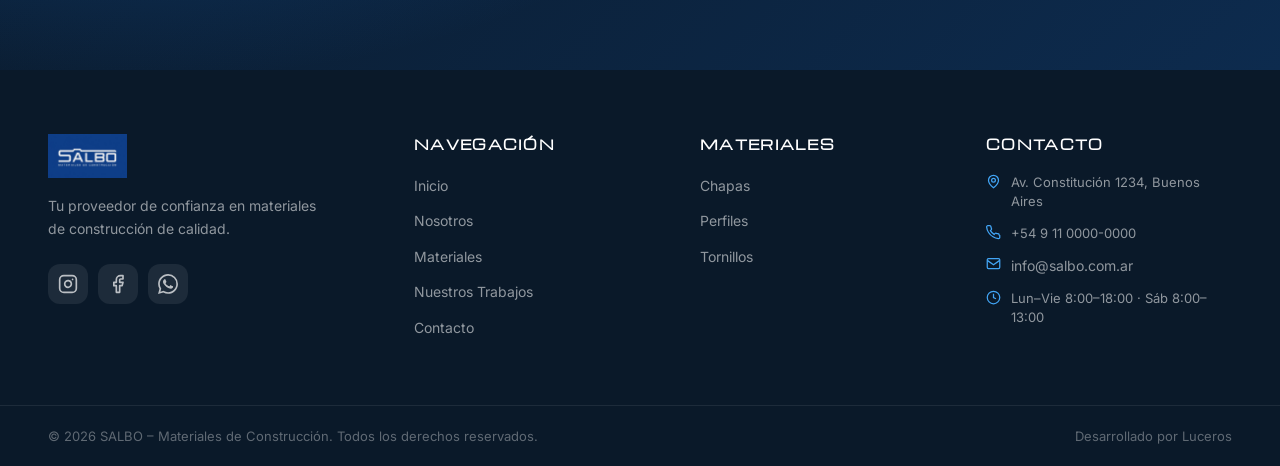
<file: nosotros.html>
<!DOCTYPE html>
<html lang="es">
<head>
  <meta charset="UTF-8" />
  <meta name="viewport" content="width=device-width, initial-scale=1.0" />
  <meta name="description" content="Conocé la historia de SALBO – Materiales de Construcción. Más de 15 años acompañando proyectos en Buenos Aires con calidad, compromiso y atención personalizada." />
  <meta name="keywords" content="SALBO nosotros, empresa materiales construcción, historia SALBO, quiénes somos" />
  <meta name="author" content="SALBO" />
  <meta property="og:title" content="Nosotros – SALBO Materiales de Construcción" />
  <meta property="og:description" content="Más de 15 años construyendo confianza. Conocé quiénes somos y por qué elegirnos." />
  <meta property="og:type" content="website" />
  <title>Nosotros – SALBO Materiales de Construcción</title>

  <link rel="icon" href="assets/img/SALBO_LOGO_WEB.jpeg" type="image/jpeg" />

  <link rel="preconnect" href="https://fonts.googleapis.com" />
  <link rel="preconnect" href="https://fonts.gstatic.com" crossorigin />
  <link href="https://fonts.googleapis.com/css2?family=Inter:wght@300;400;500;600;700;800&family=Poppins:wght@400;500;600;700;800;900&display=swap" rel="stylesheet" />

  <link rel="stylesheet" href="assets/css/styles.css" />
</head>
<body data-page="nosotros">

  <!-- Shared header -->
  <div id="site-header"></div>

  <!-- ===== PAGE HERO ===== -->
  <section class="page-hero" aria-labelledby="ph-title">
    <div class="page-hero__content">
      <nav class="page-hero__breadcrumb" aria-label="Ruta de navegación">
        <a href="index.html">Inicio</a>
        <span class="page-hero__breadcrumb-sep" aria-hidden="true">›</span>
        <span>Nosotros</span>
      </nav>
      <h1 class="page-hero__title" id="ph-title">
        Más de 15 años<br><span>construyendo confianza</span>
      </h1>
      <p class="page-hero__desc">
        Somos SALBO, tu proveedor de materiales de construcción de confianza en Buenos Aires. Conocé nuestra historia, valores y el equipo detrás de cada entrega.
      </p>
    </div>
  </section>

  <!-- ===== SOBRE NOSOTROS ===== -->
  <section class="about" id="nosotros" aria-labelledby="about-title">
    <div class="container">
      <div class="section-header reveal">
        <span class="section-tag">¿Quiénes somos?</span>
        <h2 class="section-title" id="about-title">Tu socio estratégico en construcción</h2>
        <p class="section-desc">SALBO es una empresa argentina dedicada a la comercialización y distribución de materiales de construcción de primera calidad.</p>
      </div>

      <div class="about__content">
        <!-- Image -->
        <div class="about__image reveal">
          <div class="about__img-wrapper">
            <img
              src="assets/img/nosotros.webp"
              alt="Equipo SALBO trabajando en depósito de materiales"
              loading="lazy"
              class="about__img"
            />
            <div class="about__img-badge">
              <strong>15+</strong>
              <span>Años en el mercado</span>
            </div>
          </div>
        </div>

        <!-- Text -->
        <div class="about__text reveal">
          <h3 class="about__subtitle">Nacimos para construir junto a vos</h3>
          <p class="about__para">
            Desde nuestros inicios, SALBO se posicionó como referente en el sector de la construcción, brindando productos certificados, asesoramiento técnico especializado y un servicio de entrega puntual que no tiene comparación en el mercado.
          </p>
          <p class="about__para">
            Trabajamos con las marcas líderes del rubro y mantenemos un stock permanente para garantizar que tu obra nunca se detenga. Cada pedido es tratado con el mismo cuidado y atención, sin importar su tamaño.
          </p>
          <p class="about__para">
            Nuestra misión es acompañar cada obra como si fuera propia, ofreciendo materiales de calidad, buena atención, con la confianza y cercanía de siempre para que cada proyecto avance firme desde el primer día.
          </p>

          <div class="about__values">
            <div class="value-card reveal">
              <div class="value-card__icon" aria-hidden="true">
                <svg width="28" height="28" viewBox="0 0 24 24" fill="none" stroke="currentColor" stroke-width="2" stroke-linecap="round" stroke-linejoin="round"><path d="m12 3-1.912 5.813a2 2 0 0 1-1.275 1.275L3 12l5.813 1.912a2 2 0 0 1 1.275 1.275L12 21l1.912-5.813a2 2 0 0 1 1.275-1.275L21 12l-5.813-1.912a2 2 0 0 1-1.275-1.275L12 3Z"/><path d="M5 3v4"/><path d="M19 17v4"/><path d="M3 5h4"/><path d="M17 19h4"/></svg>
              </div>
              <div>
                <strong>Calidad certificada</strong>
                <p>Solo trabajamos con productos que cumplen las normas IRAM.</p>
              </div>
            </div>
            <div class="value-card reveal">
              <div class="value-card__icon" aria-hidden="true">
                <svg width="28" height="28" viewBox="0 0 24 24" fill="none" stroke="currentColor" stroke-width="2" stroke-linecap="round" stroke-linejoin="round"><path d="M20 7H4a2 2 0 0 0-2 2v6a2 2 0 0 0 2 2h16a2 2 0 0 0 2-2V9a2 2 0 0 0-2-2Z"/><path d="M16 21V5a2 2 0 0 0-2-2h-4a2 2 0 0 0-2 2v16"/></svg>
              </div>
              <div>
                <strong>Entrega rápida</strong>
                <p>Logística propia para despachos en el día en el AMBA.</p>
              </div>
            </div>
            <div class="value-card reveal">
              <div class="value-card__icon" aria-hidden="true">
                <svg width="28" height="28" viewBox="0 0 24 24" fill="none" stroke="currentColor" stroke-width="2" stroke-linecap="round" stroke-linejoin="round"><path d="M17 21v-2a4 4 0 0 0-4-4H5a4 4 0 0 0-4 4v2"/><circle cx="9" cy="7" r="4"/><path d="M23 21v-2a4 4 0 0 0-3-3.87"/><path d="M16 3.13a4 4 0 0 1 0 7.75"/></svg>
              </div>
              <div>
                <strong>Atención personalizada</strong>
                <p>Asesoramiento técnico en obra y en nuestro local.</p>
              </div>
            </div>
            <div class="value-card reveal">
              <div class="value-card__icon" aria-hidden="true">
                <svg width="28" height="28" viewBox="0 0 24 24" fill="none" stroke="currentColor" stroke-width="2" stroke-linecap="round" stroke-linejoin="round"><path d="M3.85 8.62a4 4 0 0 1 4.78-4.77 4 4 0 0 1 6.74 0 4 4 0 0 1 4.78 4.78 4 4 0 0 1 0 6.74 4 4 0 0 1-4.77 4.78 4 4 0 0 1-6.75 0 4 4 0 0 1-4.78-4.77 4 4 0 0 1 0-6.76Z"/><path d="m9 12 2 2 4-4"/></svg>
              </div>
              <div>
                <strong>Compromiso total</strong>
                <p>Tu obra es nuestra responsabilidad, desde el primer pedido.</p>
              </div>
            </div>
          </div>
        </div>
      </div>
    </div>
  </section>

  <!-- ===== MISIÓN Y VISIÓN ===== -->
  <section style="padding-block:96px;background:var(--white);" aria-labelledby="mv-title">
    <div class="container">
      <div class="section-header reveal">
        <span class="section-tag">Nuestra razón de ser</span>
        <h2 class="section-title" id="mv-title">Misión, Visión y Valores</h2>
        <p class="section-desc">Los principios que guían cada decisión y cada entrega en SALBO.</p>
      </div>

      <div class="mission-grid">

        <div class="mission-card reveal">
          <div class="mission-card__icon" aria-hidden="true">
            <svg width="28" height="28" viewBox="0 0 24 24" fill="none" stroke="currentColor" stroke-width="2" stroke-linecap="round" stroke-linejoin="round"><path d="M12 22s8-4 8-10V5l-8-3-8 3v7c0 6 8 10 8 10z"/></svg>
          </div>
          <h3 class="mission-card__title">Misión</h3>
          <p class="mission-card__desc">
            Proveer materiales de construcción de primera calidad a precios justos, acompañando a cada cliente —sea un profesional o una familia— con asesoramiento técnico honesto y entregas puntuales que hacen avanzar cada proyecto sin demoras.
          </p>
        </div>

        <div class="mission-card reveal">
          <div class="mission-card__icon" aria-hidden="true">
            <svg width="28" height="28" viewBox="0 0 24 24" fill="none" stroke="currentColor" stroke-width="2" stroke-linecap="round" stroke-linejoin="round"><circle cx="12" cy="12" r="10"/><circle cx="12" cy="12" r="4"/><line x1="4.93" y1="4.93" x2="9.17" y2="9.17"/><line x1="14.83" y1="14.83" x2="19.07" y2="19.07"/><line x1="14.83" y1="9.17" x2="19.07" y2="4.93"/><line x1="14.83" y1="9.17" x2="18.36" y2="5.64"/><line x1="4.93" y1="19.07" x2="9.17" y2="14.83"/></svg>
          </div>
          <h3 class="mission-card__title">Visión</h3>
          <p class="mission-card__desc">
            Ser la empresa de materiales de construcción de referencia en la región, reconocida por su stock permanente, por la calidad de sus productos y por la calidez del trato humano que ofrecemos desde el primer contacto hasta el último ladrillo.
          </p>
        </div>

        <div class="mission-card reveal">
          <div class="mission-card__icon" aria-hidden="true">
            <svg width="28" height="28" viewBox="0 0 24 24" fill="none" stroke="currentColor" stroke-width="2" stroke-linecap="round" stroke-linejoin="round"><path d="M12 2l3.09 6.26L22 9.27l-5 4.87 1.18 6.88L12 17.77l-6.18 3.25L7 14.14 2 9.27l6.91-1.01L12 2z"/></svg>
          </div>
          <h3 class="mission-card__title">Valores</h3>
          <p class="mission-card__desc">
            Honestidad en el precio y el asesoramiento. Respeto por el tiempo de cada cliente. Responsabilidad con cada pedido. Pasión por la construcción. Y el compromiso de estar siempre cerca, como el vecino de confianza que necesitás tener.
          </p>
        </div>

        <div class="mission-card reveal">
          <div class="mission-card__icon" aria-hidden="true">
            <svg width="28" height="28" viewBox="0 0 24 24" fill="none" stroke="currentColor" stroke-width="2" stroke-linecap="round" stroke-linejoin="round"><path d="M16 21v-2a4 4 0 0 0-4-4H6a4 4 0 0 0-4 4v2"/><circle cx="9" cy="7" r="4"/><path d="M22 21v-2a4 4 0 0 0-3-3.87"/><path d="M16 3.13a4 4 0 0 1 0 7.75"/></svg>
          </div>
          <h3 class="mission-card__title">Nuestro equipo</h3>
          <p class="mission-card__desc">
            Un equipo apasionado por la construcción, con años de experiencia en el rubro. Cada persona que forma parte de SALBO comparte la vocación de servicio y el orgullo de contribuir a que cada proyecto en Buenos Aires se haga realidad.
          </p>
        </div>

      </div>
    </div>
  </section>

  <!-- ===== STATS ===== -->
  <section class="stats" aria-label="Cifras de SALBO">
    <div class="container">
      <div class="stats__grid">
        <div class="stats__item reveal">
          <span class="stats__num" data-count="15">0</span><span class="stats__suffix">+</span>
          <span class="stats__label">Años de experiencia</span>
        </div>
        <div class="stats__item reveal">
          <span class="stats__num" data-count="2500">0</span><span class="stats__suffix">+</span>
          <span class="stats__label">Clientes satisfechos</span>
        </div>
        <div class="stats__item reveal">
          <span class="stats__num" data-count="50">0</span><span class="stats__suffix">+</span>
          <span class="stats__label">Productos disponibles</span>
        </div>
        <div class="stats__item reveal">
          <span class="stats__num" data-count="98">0</span><span class="stats__suffix">%</span>
          <span class="stats__label">Tasa de satisfacción</span>
        </div>
      </div>
    </div>
  </section>

  <!-- ===== CTA ===== -->
  <section class="cta-banner" aria-labelledby="cta-ns-title">
    <div class="cta-banner__content reveal">
      <span class="cta-banner__tag">¿Trabajamos juntos?</span>
      <h2 class="cta-banner__title" id="cta-ns-title">Empezá tu proyecto hoy</h2>
      <p class="cta-banner__desc">Contactanos para recibir un presupuesto personalizado sin cargo. Atención de lunes a sábado.</p>
      <div class="cta-banner__actions">
        <a href="contacto.html" class="btn btn--primary btn--lg">
          Solicitar presupuesto
          <svg width="18" height="18" viewBox="0 0 24 24" fill="none" stroke="currentColor" stroke-width="2.5" stroke-linecap="round" stroke-linejoin="round" aria-hidden="true"><path d="m22 2-7 20-4-9-9-4Z"/><path d="M22 2 11 13"/></svg>
        </a>
        <a href="materiales.html" class="btn btn--outline btn--lg">Ver materiales</a>
      </div>
    </div>
  </section>

  <!-- Shared footer -->
  <div id="site-footer"></div>

  <script src="assets/js/shared.js" defer></script>
  <script src="assets/js/main.js" defer></script>
</body>
</html>
</file>
<file: assets/css/styles.css>
/* =========================================================
   SALBO – Materiales de Construcción
   styles.css – Design System + Full Layout
   ========================================================= */
@import url('https://fonts.googleapis.com/css2?family=Michroma&display=swap');
/* ── Custom Properties ── */
:root {
  --blue-900: #0A1929;
  --blue-800: #0D2B4E;
  --blue-700: #0D3E89;
  --blue-600: #0D3E89;
  --blue-500: #1976D2;
  --blue-400: #1E88E5;
  --blue-300: #42A5F5;
  --blue-200: #90CAF9;
  --blue-100: #BBDEFB;
  --blue-50:  #E3F2FD;

  --white:    #FFFFFF;
  --gray-50:  #F8FAFC;
  --gray-100: #F1F5F9;
  --gray-200: #E2E8F0;
  --gray-300: #CBD5E1;
  --gray-400: #94A3B8;
  --gray-500: #64748B;
  --gray-600: #475569;
  --gray-700: #334155;
  --gray-800: #1E293B;
  --gray-900: #0F172A;

  --green-500: #22C55E;
  --wa-green:  #25D366;

  --radius-sm:  6px;
  --radius-md:  12px;
  --radius-lg:  20px;
  --radius-xl:  32px;
  --radius-full: 9999px;

  --shadow-sm:  0 1px 3px rgba(0,0,0,.08), 0 1px 2px rgba(0,0,0,.06);
  --shadow-md:  0 4px 16px rgba(13,71,161,.10), 0 2px 6px rgba(0,0,0,.06);
  --shadow-lg:  0 12px 40px rgba(13,71,161,.14), 0 4px 12px rgba(0,0,0,.08);
  --shadow-xl:  0 24px 60px rgba(13,71,161,.18), 0 8px 24px rgba(0,0,0,.10);

  --transition: 0.25s cubic-bezier(0.4,0,0.2,1);
  --transition-slow: 0.45s cubic-bezier(0.4,0,0.2,1);

  --header-h: 76px;
  --container-max: 1280px;
  --container-pad: clamp(16px, 4vw, 48px);

  --font-sans: 'Inter', system-ui, sans-serif;
  --font-display:'Michroma', sans-serif;
}

/* ── Reset & Base ── */
*, *::before, *::after { box-sizing: border-box; margin: 0; padding: 0; }

html {
  scroll-behavior: smooth;
  scroll-padding-top: var(--header-h);
  -webkit-text-size-adjust: 100%;
}

body {
  font-family: var(--font-sans);
  font-size: 16px;
  line-height: 1.6;
  color: var(--gray-700);
  background: var(--white);
  overflow-x: hidden;
}

img, svg { display: block; max-width: 100%; }

a { color: inherit; text-decoration: none; }

ul, ol { list-style: none; }

button { cursor: pointer; font-family: inherit; border: none; background: none; }

input, textarea, select {
  font-family: inherit;
  font-size: inherit;
}

/* ── Container ── */
.container {
  width: 100%;
  max-width: var(--container-max);
  margin-inline: auto;
  padding-inline: var(--container-pad);
}

/* ── Buttons ── */
.btn {
  display: inline-flex;
  align-items: center;
  justify-content: center;
  gap: 8px;
  font-family: var(--font-display);
  font-weight: 500;
  border-radius: var(--radius-full);
  transition: background var(--transition), color var(--transition),
              border-color var(--transition), transform var(--transition),
              box-shadow var(--transition);
  white-space: nowrap;
  cursor: pointer;
}

.btn--sm  { padding: 8px 18px;  font-size: 13px; }
.btn--md  { padding: 11px 24px; font-size: 14px; }
.btn--lg  { padding: 14px 32px; font-size: 15px; }
.btn--full { width: 100%; }

.btn--primary {
  background: var(--blue-600);
  color: var(--white);
  box-shadow: 0 4px 14px rgba(21,101,192,.35);
}
.btn--primary:hover {
  background: var(--blue-500);
  transform: translateY(-2px);
  box-shadow: 0 8px 20px rgba(21,101,192,.45);
}
.btn--primary:active { transform: translateY(0); }

.btn--outline {
  background: transparent;
  color: var(--blue-600);
  border: 2px solid var(--blue-600);
}
.btn--outline:hover {
  background: var(--blue-600);
  color: var(--white);
  transform: translateY(-2px);
}

.btn--wa {
  background: var(--wa-green);
  color: var(--white);
  box-shadow: 0 4px 14px rgba(37,211,102,.35);
}
.btn--wa:hover {
  background: #1ebe5a;
  transform: translateY(-2px);
  box-shadow: 0 8px 20px rgba(37,211,102,.45);
}

/* ── Section common ── */
.section-header {
  text-align: center;
  max-width: 680px;
  margin-inline: auto;
  margin-bottom: 56px;
}

.section-tag {
  display: inline-block;
  font-size: 12px;
  font-weight: 700;
  letter-spacing: .12em;
  text-transform: uppercase;
  color: var(--blue-500);
  background: var(--blue-50);
  border: 1px solid var(--blue-100);
  padding: 5px 14px;
  border-radius: var(--radius-full);
  margin-bottom: 14px;
}

.section-title {
  font-family: var(--font-display);
  font-size: clamp(28px, 4vw, 42px);
  font-weight: 800;
  color: var(--gray-900);
  line-height: 1.2;
  margin-bottom: 16px;
}

.section-desc {
  font-size: 16px;
  color: var(--gray-500);
  line-height: 1.7;
}

/* ── Reveal animations ── */
.reveal {
  opacity: 0;
  transform: translateY(28px);
  transition: opacity 0.6s ease, transform 0.6s ease;
}
.reveal.visible {
  opacity: 1;
  transform: translateY(0);
}

/* staggered delay helpers */
.reveal:nth-child(2) { transition-delay: .08s; }
.reveal:nth-child(3) { transition-delay: .16s; }
.reveal:nth-child(4) { transition-delay: .24s; }
.reveal:nth-child(5) { transition-delay: .32s; }

/* =========================================================
   HEADER
   ========================================================= */
.header {
  position: fixed;
  top: 0; left: 0; right: 0;
  z-index: 1000;
  height: var(--header-h);
  background: var(--blue-600);
  border-bottom: 1px solid rgba(255,255,255,.12);
  transition: background var(--transition), box-shadow var(--transition), height var(--transition);
}

.header.scrolled {
  background: var(--blue-700);
  box-shadow: 0 4px 20px rgba(10,25,41,.35);
  height: 64px;
}

.header__container {
  display: flex;
  align-items: center;
  gap: 24px;
  height: 100%;
  max-width: var(--container-max);
  margin-inline: auto;
  padding-inline: var(--container-pad);
}

/* Logo */
.header__logo {
  display: flex;
  align-items: center;
  flex-shrink: 0;
  text-decoration: none;
}

.header__logo-img {
  height: 52px;
  width: auto;
  object-fit: contain;
  display: block;
  transition: opacity var(--transition);
}
.header__logo-img:hover { opacity: .85; }

.header.scrolled .header__logo-img { height: 44px; }

/* Nav */
.header__nav { margin-left: auto; }

.nav__list {
  display: flex;
  gap: 4px;
  list-style: none;
}

.nav__link {
  display: block;
  padding: 8px 16px;
  font-size: 14px;
  font-weight: 600;
  color: rgba(255,255,255,.8);
  border-radius: var(--radius-full);
  transition: color var(--transition), background var(--transition);
  position: relative;
}

.nav__link::after {
  content: '';
  position: absolute;
  bottom: 2px; left: 50%;
  transform: translateX(-50%) scaleX(0);
  width: 20px; height: 2px;
  background: var(--white);
  border-radius: 2px;
  transition: transform var(--transition);
}

.nav__link:hover,
.nav__link.active {
  color: var(--white);
  background: rgba(255,255,255,.15);
}

.nav__link:hover::after,
.nav__link.active::after {
  transform: translateX(-50%) scaleX(1);
}

/* Search */
.header__search { flex-shrink: 0; }

.search-form {
  display: flex;
  align-items: center;
  background: rgba(255,255,255,.15);
  border: 1.5px solid rgba(255,255,255,.3);
  border-radius: var(--radius-full);
  overflow: hidden;
  transition: border-color var(--transition), box-shadow var(--transition), background var(--transition);
}

.search-form:focus-within {
  background: rgba(255,255,255,.22);
  border-color: rgba(255,255,255,.6);
  box-shadow: 0 0 0 3px rgba(255,255,255,.12);
}

.search-form__input {
  border: none;
  background: transparent;
  outline: none;
  padding: 9px 16px;
  font-size: 14px;
  color: var(--white);
  width: 200px;
  transition: width var(--transition);
}
.search-form__input::placeholder { color: rgba(255,255,255,.55); }
.search-form__input:focus { width: 260px; }

.search-form__btn {
  padding: 9px 14px;
  color: rgba(255,255,255,.7);
  background: none;
  transition: color var(--transition);
}
.search-form:focus-within .search-form__btn { color: var(--white); }

/* =========================================================
   NAV DROPDOWN
   ========================================================= */

/* Cada <li> del nav puede contener un dropdown */
.nav__list > li  { position: relative; }
.nav__item       { position: relative; }

/* Grupo: link + botón chevron */
.nav__link-group {
  display: inline-flex;
  align-items: center;
  border-radius: var(--radius-full);
  overflow: hidden;
  transition: background var(--transition);
}

.nav__link-group .nav__link {
  border-radius: 0;   /* el radio lo da el grupo */
  padding-right: 6px;
}

/* Botón chevron */
.nav__dropdown-toggle {
  display: flex;
  align-items: center;
  justify-content: center;
  width: 28px;
  padding: 0 6px 0 2px;
  align-self: stretch;
  background: transparent;
  color: rgba(255,255,255,.7);
  border: none;
  cursor: pointer;
  transition: color var(--transition), background var(--transition);
}
.nav__dropdown-toggle:hover { color: var(--white); }

/* Rotar chevron cuando el dropdown está visible */
.nav__item--has-dropdown:hover .nav__chevron,
.nav__item--has-dropdown:focus-within .nav__chevron,
.nav__item--has-dropdown.is-open .nav__chevron {
  transform: rotate(180deg);
}
.nav__chevron { transition: transform .22s ease; display: block; }

/* Hover en el grupo completo → resaltar como los otros links */
.nav__link-group:hover,
.nav__item--has-dropdown:focus-within .nav__link-group {
  background: rgba(255,255,255,.15);
}
.nav__link-group:hover .nav__link,
.nav__link-group:hover .nav__dropdown-toggle {
  color: var(--white);
}

/* ── Dropdown panel ── */
.nav__dropdown {
  position: absolute;
  top: calc(100% + 8px);
  left: 50%;
  transform: translateX(-50%) translateY(-6px);
  min-width: 210px;
  background: var(--white);
  border: 1px solid var(--gray-200);
  border-radius: var(--radius-md);
  box-shadow: var(--shadow-lg);
  padding: 6px 0;
  list-style: none;
  /* Oculto por defecto */
  opacity: 0;
  visibility: hidden;
  pointer-events: none;
  transition: opacity .2s ease, transform .2s ease, visibility 0s .2s;
  z-index: 500;
}

/* Triángulo decorativo */
.nav__dropdown::before {
  content: '';
  position: absolute;
  top: -7px; left: 50%;
  transform: translateX(-50%);
  border: 7px solid transparent;
  border-top: none;
  border-bottom-color: var(--gray-200);
}
.nav__dropdown::after {
  content: '';
  position: absolute;
  top: -5px; left: 50%;
  transform: translateX(-50%);
  border: 6px solid transparent;
  border-top: none;
  border-bottom-color: var(--white);
}

/* Mostrar en hover, focus-within o clase .is-open (mobile JS) */
.nav__item--has-dropdown:hover .nav__dropdown,
.nav__item--has-dropdown:focus-within .nav__dropdown,
.nav__item--has-dropdown.is-open .nav__dropdown {
  opacity: 1;
  visibility: visible;
  pointer-events: auto;
  transform: translateX(-50%) translateY(0);
  transition: opacity .2s ease, transform .2s ease, visibility 0s 0s;
}

/* Items del dropdown */
.nav__dropdown-link {
  display: flex;
  align-items: center;
  gap: 10px;
  padding: 10px 18px;
  font-size: 13.5px;
  font-weight: 500;
  color: var(--gray-700);
  white-space: nowrap;
  text-decoration: none;
  transition: background .15s ease, color .15s ease;
}
.nav__dropdown-link:hover {
  background: var(--blue-50);
  color: var(--blue-600);
}
.nav__dropdown-link svg { color: var(--blue-500); flex-shrink: 0; }

/* Primer item "Todos" — destacado */
.nav__dropdown li:first-child .nav__dropdown-link {
  font-weight: 600;
  color: var(--blue-700);
}
.nav__dropdown li:first-child .nav__dropdown-link:hover {
  background: var(--blue-50);
}

/* Separador */
.nav__dropdown-divider {
  height: 1px;
  background: var(--gray-100);
  margin: 4px 0;
  padding: 0;
}

/* ── Mobile: dropdown inline ── */
@media (max-width: 768px) {

  .nav__dropdown {
    position: static;
    transform: none !important;
    box-shadow: none;
    border: none;
    border-radius: 0;
    background: var(--gray-100);
    padding: 0;
    opacity: 1;
    visibility: visible;
    pointer-events: auto;
    display: none; /* oculto hasta que JS ponga .is-open */
    transition: none;
  }
  .nav__dropdown::before,
  .nav__dropdown::after { display: none; }

  /* Mostrar cuando el item tiene .is-open */
  .nav__item--has-dropdown.is-open .nav__dropdown { display: block; }

  /* El hover del escritorio no debe afectar mobile */
  .nav__item--has-dropdown:hover .nav__dropdown { display: none; }
  .nav__item--has-dropdown.is-open .nav__dropdown { display: block !important; }

  /* Link group en mobile */
  .nav__link-group {
    display: flex;
    width: 100%;
    border-radius: 0;
    overflow: visible;
  }
  .nav__link-group .nav__link {
    flex: 1;
    padding: 14px var(--container-pad);
    font-size: 16px;
    color: var(--gray-700);
    border-radius: 0;
  }
  .nav__link-group:hover,
  .nav__item--has-dropdown:focus-within .nav__link-group {
    background: transparent;
  }
  .nav__link-group:hover .nav__link { color: var(--blue-600); }

  /* Botón chevron mobile */
  .nav__dropdown-toggle {
    width: 54px;
    min-height: 48px;
    color: var(--gray-400);
    border-left: 1px solid var(--gray-200);
    border-radius: 0;
    padding: 0;
  }
  .nav__dropdown-toggle:hover,
  .nav__item--has-dropdown.is-open .nav__dropdown-toggle {
    background: var(--blue-50);
    color: var(--blue-600);
  }
  .nav__item--has-dropdown.is-open .nav__chevron { transform: rotate(180deg); }
  .nav__item--has-dropdown:hover .nav__chevron  { transform: none; }
  .nav__item--has-dropdown.is-open .nav__chevron { transform: rotate(180deg) !important; }

  /* Items del dropdown mobile */
  .nav__dropdown-link {
    padding: 13px calc(var(--container-pad) + 20px);
    font-size: 14px;
    color: var(--gray-600);
    border-top: 1px solid var(--gray-200);
  }
  .nav__dropdown li:first-child .nav__dropdown-link {
    color: var(--blue-600);
  }
  .nav__dropdown-divider { display: none; }
}

/* Hamburger */
.header__hamburger {
  display: none;
  flex-direction: column;
  gap: 5px;
  padding: 8px;
  margin-left: auto;
  border-radius: var(--radius-sm);
  transition: background var(--transition);
}
.header__hamburger:hover { background: rgba(255,255,255,.15); }

.hamburger__line {
  display: block;
  width: 22px; height: 2px;
  background: var(--white);
  border-radius: 2px;
  transition: transform var(--transition), opacity var(--transition);
}

.header__hamburger.open .hamburger__line:nth-child(1) { transform: translateY(7px) rotate(45deg); }
.header__hamburger.open .hamburger__line:nth-child(2) { opacity: 0; transform: scaleX(0); }
.header__hamburger.open .hamburger__line:nth-child(3) { transform: translateY(-7px) rotate(-45deg); }

/* =========================================================
   HERO
   ========================================================= */
.hero {
  position: relative;
  min-height: 100svh;
  display: flex;
  align-items: center;
  padding-top: var(--header-h);
  overflow: hidden;
}

/* ── Hero content (sobre el carrusel) ── */
.hero__content {
  position: relative;
  z-index: 10;
  max-width: var(--container-max);
  margin-inline: auto;
  padding-inline: var(--container-pad);
  padding-block: 80px 120px;
  width: 100%;
}

/* Badge "Empresa líder" */
.hero__badge {
  display: inline-flex;
  align-items: center;
  gap: 8px;
  font-size: 12px;
  font-weight: 700;
  letter-spacing: .1em;
  text-transform: uppercase;
  color: var(--blue-200);
  background: rgba(13,71,161,.45);
  border: 1px solid rgba(144,202,249,.3);
  padding: 7px 16px;
  border-radius: var(--radius-full);
  margin-bottom: 24px;
  box-shadow: 0 4px 16px rgba(0,0,0,.2);
  transition: background var(--transition), border-color var(--transition);
}
.hero__badge:hover {
  background: rgba(13,71,161,.6);
  border-color: rgba(144,202,249,.5);
}

.hero__badge-dot {
  width: 7px; height: 7px;
  background: var(--blue-300);
  border-radius: 50%;
  box-shadow: 0 0 8px var(--blue-300);
  animation: pulse-dot 2s ease-in-out infinite;
}

@keyframes pulse-dot {
  0%, 100% { opacity: 1; transform: scale(1);   box-shadow: 0 0 8px  var(--blue-300); }
  50%       { opacity: .7; transform: scale(1.3); box-shadow: 0 0 16px var(--blue-300); }
}

.hero__title {
  display: flex;
  flex-direction: column;
  margin-bottom: 24px;
}

.hero__title-main {
  font-family: var(--font-display);
  font-size: clamp(52px, 8vw, 96px);
  font-weight: 900;
  color: var(--white);
  line-height: .92;
  letter-spacing: -3px;
  text-shadow: 0 4px 32px rgba(0,0,0,.4);
}

.hero__title-sub {
  font-family: var(--font-display);
  font-size: clamp(17px, 2.8vw, 26px);
  font-weight: 400;
  color: var(--blue-200);
  letter-spacing: .04em;
  margin-top: 10px;
}

.hero__desc {
  max-width: 560px;
  font-size: clamp(15px, 1.7vw, 17px);
  color: rgba(255,255,255,.82);
  line-height: 1.75;
  margin-bottom: 32px;
  text-shadow: 0 1px 4px rgba(0,0,0,.2);
}

/* Contacto strip */
.hero__contact {
  display: flex;
  flex-wrap: wrap;
  gap: 16px;
  margin-bottom: 40px;
}

.hero__contact-item {
  display: flex;
  align-items: center;
  gap: 8px;
  font-size: 14px;
  font-weight: 500;
  color: rgba(255,255,255,.85);
  transition: color var(--transition);
}
.hero__contact-item:hover { color: var(--white); }

.hero__contact-icon {
  display: flex;
  align-items: center;
  justify-content: center;
  width: 32px; height: 32px;
  background: rgba(13,71,161,.4);
  border-radius: var(--radius-sm);
  color: var(--blue-200);
  flex-shrink: 0;
  border: 1px solid rgba(255,255,255,.15);
  transition: background var(--transition);
}
.hero__contact-item:hover .hero__contact-icon {
  background: rgba(255,255,255,.18);
}

/* CTAs */
.hero__ctas {
  display: flex;
  flex-wrap: wrap;
  gap: 12px;
}

.hero__ctas .btn--outline {
  color: var(--white);
  border-color: rgba(255,255,255,.45);
  backdrop-filter: blur(8px);
}
.hero__ctas .btn--outline:hover {
  background: rgba(255,255,255,.15);
  border-color: var(--white);
  color: var(--white);
}

/* Scroll hint */
.hero__scroll-hint {
  position: absolute;
  bottom: 36px; left: 50%;
  transform: translateX(-50%);
  display: flex;
  flex-direction: column;
  align-items: center;
  gap: 8px;
  color: rgba(255,255,255,.45);
  font-size: 10px;
  letter-spacing: .15em;
  text-transform: uppercase;
  z-index: 10;
}

.hero__scroll-arrow {
  width: 20px; height: 30px;
  border: 1.5px solid rgba(255,255,255,.25);
  border-radius: 12px;
  position: relative;
}
.hero__scroll-arrow::after {
  content: '';
  position: absolute;
  top: 5px; left: 50%;
  transform: translateX(-50%);
  width: 3px; height: 7px;
  background: rgba(255,255,255,.5);
  border-radius: 3px;
  animation: scroll-bounce 2s ease-in-out infinite;
}
@keyframes scroll-bounce {
  0%, 100% { transform: translateX(-50%) translateY(0); opacity: 1; }
  80%       { transform: translateX(-50%) translateY(9px); opacity: 0; }
}

/* =========================================================
   HERO CAROUSEL  (.hc = hero-carousel, prefijo corto)
   ========================================================= */

/* Contenedor – ocupa todo el fondo del hero */
.hc {
  position: absolute;
  inset: 0;
  z-index: 0;
  overflow: hidden;
}

/* ── Track: posiciona los slides apilados ── */
.hc__track {
  position: relative;
  width: 100%; height: 100%;
}

/* ── Slide individual ── */
.hc__slide {
  position: absolute;
  inset: 0;
  opacity: 0;
  /* Fade crossfade principal */
  transition: opacity 1s cubic-bezier(0.4, 0, 0.2, 1);
  will-change: opacity, transform;
  overflow: hidden;
}

/* Slide activo */
.hc__slide.is-active {
  opacity: 1;
  z-index: 2;
}

/* Slide que está saliendo (para crossfade limpio) */
.hc__slide.is-leaving {
  opacity: 0;
  z-index: 1;
}

/* ── Imagen del slide ── */
.hc__img {
  width: 100%; height: 100%;
  object-fit: cover;
  object-position: center;
  display: block;
  /* Ken Burns base – se anula en el slide activo */
  transform: scale(1.08);
  transition: transform 0s;
}

/* Ken Burns en slide activo: zoom suave */
.hc__slide.is-active .hc__img {
  transform: scale(1);
  transition: transform 15s cubic-bezier(0.25, 0.46, 0.45, 0.94);
}

/* ── Overlay degradado por slide ──
   Gradient izquierda→derecha para que el texto izquierdo sea legible
   + degradado inferior para el área de dots/barra */
.hc__overlay {
  position: absolute;
  inset: 0;
  background:
    linear-gradient(
      to right,
      rgba(8, 20, 40, 0.88)  0%,
      rgba(10, 30, 60, 0.62) 45%,
      rgba(8, 20, 40, 0.25)  100%
    ),
    linear-gradient(
      to top,
      rgba(8, 20, 40, 0.65) 0%,
      transparent 35%
    );
  pointer-events: none;
}

/* ── Etiqueta del slide ── */
.hc__label {
  position: absolute;
  bottom: 80px; right: 40px;
  z-index: 4;
  font-family: var(--font-display);
  font-size: 12px;
  font-weight: 600;
  letter-spacing: .12em;
  text-transform: uppercase;
  color: rgba(255,255,255,.85);
  background: rgba(0,0,0,.40);
  border: 1px solid rgba(255,255,255,.18);
  padding: 8px 16px;
  border-radius: var(--radius-full);
  opacity: 0;
  transform: translateY(6px);
  transition: opacity .5s .3s ease, transform .5s .3s ease;
  pointer-events: none;
}
.hc__slide.is-active .hc__label {
  opacity: 1;
  transform: translateY(0);
}

/* ── Flechas de navegación ── */
.hc__arrow {
  position: absolute;
  top: 50%; z-index: 20;
  transform: translateY(-50%);
  background: rgba(0,0,0,.35);
  border: 1px solid rgba(255,255,255,.22);
  color: var(--white);
  width: 52px; height: 52px;
  border-radius: 50%;
  display: flex;
  align-items: center;
  justify-content: center;
  cursor: pointer;
  transition:
    background var(--transition),
    border-color var(--transition),
    transform var(--transition),
    box-shadow var(--transition);
  box-shadow: 0 4px 20px rgba(0,0,0,.3);
}

.hc__arrow:hover {
  background: rgba(255,255,255,.22);
  border-color: rgba(255,255,255,.45);
  box-shadow: 0 8px 28px rgba(0,0,0,.35);
}

.hc__arrow:active { transform: translateY(-50%) scale(.93); }

.hc__arrow--prev { left: 24px; }
.hc__arrow--next { right: 24px; }

/* Hover: desplazar icono internamente */
.hc__arrow--prev:hover svg { transform: translateX(-2px); }
.hc__arrow--next:hover svg { transform: translateX(2px); }
.hc__arrow svg { transition: transform var(--transition); }

/* ── Puntos de navegación ── */
.hc__dots {
  position: absolute;
  bottom: 32px; left: 50%;
  transform: translateX(-50%);
  z-index: 20;
  display: flex;
  gap: 8px;
  align-items: center;
}

.hc__dot {
  width: 8px; height: 8px;
  border-radius: 50%;
  background: rgba(255,255,255,.35);
  border: none;
  cursor: pointer;
  padding: 0;
  transition:
    background var(--transition),
    transform var(--transition),
    width var(--transition);
}

.hc__dot:hover {
  background: rgba(255,255,255,.65);
  transform: scale(1.2);
}

/* Punto activo: se alarga como píldora */
.hc__dot.is-active {
  width: 28px;
  border-radius: 4px;
  background: var(--white);
  box-shadow: 0 0 10px rgba(255,255,255,.4);
}

/* ── Contador de slides ── */
.hc__counter {
  position: absolute;
  bottom: 36px; right: 80px;
  z-index: 20;
  font-family: var(--font-display);
  font-size: 12px;
  font-weight: 600;
  color: rgba(255,255,255,.6);
  letter-spacing: .05em;
  display: flex;
  align-items: center;
  gap: 2px;
}

.hc__counter-sep {
  margin-inline: 3px;
  opacity: .4;
}

#hcCurrent {
  color: var(--white);
  font-size: 15px;
}

/* ── Barra de progreso ── */
.hc__progress {
  position: absolute;
  bottom: 0; left: 0; right: 0;
  height: 3px;
  background: rgba(255,255,255,.12);
  z-index: 20;
  overflow: hidden;
}

.hc__progress-bar {
  height: 100%;
  width: 0%;
  background: linear-gradient(to right, var(--blue-300), var(--white));
  border-radius: 0 2px 2px 0;
  /* La animación se controla desde JS con CSS custom property */
  transition: width linear;
  box-shadow: 0 0 8px rgba(144,202,249,.6);
}

/* ── Responsive del carrusel ── */
@media (max-width: 768px) {
  .hc__arrow {
    width: 42px; height: 42px;
  }
  .hc__arrow--prev { left: 12px; }
  .hc__arrow--next { right: 12px; }
  .hc__label { bottom: 60px; right: 16px; font-size: 11px; }
  .hc__counter { right: 56px; bottom: 32px; }
}

@media (max-width: 480px) {
  .hc__arrow { display: none; } /* En móvil muy chico solo dots */
  .hc__counter { display: none; }
}

/* ── Reducir movimiento ── */
@media (prefers-reduced-motion: reduce) {
  .hc__slide { transition-duration: .01ms; }
  .hc__slide.is-active .hc__img { transition-duration: .01ms; }
  .hc__progress-bar { transition: none; }
}

/* =========================================================
   STATS STRIP
   ========================================================= */
.stats {
  background: var(--white);
  border-bottom: 1px solid var(--gray-100);
  padding-block: 40px;
}

.stats__grid {
  display: flex;
  flex-wrap: wrap;
  gap: 0;
  justify-content: center;
}

.stats__item {
  flex: 1 1 180px;
  display: flex;
  flex-direction: column;
  align-items: center;
  text-align: center;
  padding: 24px 20px;
  position: relative;
}

.stats__item + .stats__item::before {
  content: '';
  position: absolute;
  left: 0; top: 20%; bottom: 20%;
  width: 1px;
  background: var(--gray-200);
}

.stats__num {
  font-family: var(--font-display);
  font-size: clamp(36px, 5vw, 52px);
  font-weight: 800;
  color: var(--blue-600);
  line-height: 1;
}

.stats__suffix {
  font-family: var(--font-display);
  font-size: clamp(24px, 3vw, 32px);
  font-weight: 700;
  color: var(--blue-400);
}

.stats__label {
  font-size: 13px;
  color: var(--gray-500);
  font-weight: 500;
  margin-top: 6px;
  text-transform: uppercase;
  letter-spacing: .06em;
}

/* =========================================================
   NOSOTROS
   ========================================================= */
.about {
  padding-block: 96px;
  background: var(--gray-50);
}

.about__content {
  display: flex;
  gap: 64px;
  align-items: flex-start;
}

/* Image */
.about__image { flex: 0 0 460px; }

.about__img-wrapper {
  position: relative;
  border-radius: var(--radius-lg);
  overflow: visible;
}

.about__img {
  width: 100%;
  height: 520px;
  object-fit: cover;
  border-radius: var(--radius-lg);
  box-shadow: var(--shadow-xl);
  transition: transform var(--transition-slow);
}
.about__img-wrapper:hover .about__img { transform: scale(1.02); }

.about__img-badge {
  position: absolute;
  bottom: -20px; right: -20px;
  background: var(--blue-600);
  color: var(--white);
  border-radius: var(--radius-md);
  padding: 20px 24px;
  text-align: center;
  box-shadow: var(--shadow-lg);
  line-height: 1.2;
}
.about__img-badge strong {
  display: block;
  font-family: var(--font-display);
  font-size: 36px;
  font-weight: 800;
}
.about__img-badge span { font-size: 12px; opacity: .85; }

/* Text */
.about__text { flex: 1; padding-top: 8px; }

.about__subtitle {
  font-family: var(--font-display);
  font-size: clamp(22px, 2.5vw, 28px);
  font-weight: 700;
  color: var(--gray-900);
  margin-bottom: 16px;
  line-height: 1.3;
}

.about__para {
  color: var(--gray-600);
  line-height: 1.75;
  margin-bottom: 16px;
}

.about__values {
  display: grid;
  grid-template-columns: 1fr 1fr;
  gap: 16px;
  margin-top: 32px;
}

.value-card {
  display: flex;
  gap: 14px;
  align-items: flex-start;
  background: var(--white);
  border: 1px solid var(--gray-200);
  border-radius: var(--radius-md);
  padding: 18px;
  transition: border-color var(--transition), box-shadow var(--transition), transform var(--transition);
}

.value-card:hover {
  border-color: var(--blue-200);
  box-shadow: var(--shadow-md);
  transform: translateY(-3px);
}

.value-card__icon {
  width: 48px; height: 48px;
  display: flex;
  align-items: center;
  justify-content: center;
  background: var(--blue-50);
  color: var(--blue-600);
  border-radius: var(--radius-sm);
  flex-shrink: 0;
  transition: background var(--transition), color var(--transition);
}
.value-card:hover .value-card__icon {
  background: var(--blue-600);
  color: var(--white);
}

.value-card strong {
  display: block;
  font-size: 14px;
  font-weight: 700;
  color: var(--gray-800);
  margin-bottom: 4px;
}

.value-card p {
  font-size: 13px;
  color: var(--gray-500);
  line-height: 1.5;
}

/* =========================================================
   MATERIALS
   ========================================================= */
.materials {
  padding-block: 96px;
  background: var(--white);
}

/* Inline search */
.materials__search {
  max-width: 540px;
  margin-inline: auto;
  margin-bottom: 32px;
}

.mat-search-wrapper {
  display: flex;
  align-items: center;
  gap: 0;
  background: var(--gray-50);
  border: 1.5px solid var(--gray-200);
  border-radius: var(--radius-full);
  padding: 4px 4px 4px 16px;
  transition: border-color var(--transition), box-shadow var(--transition);
}

.mat-search-wrapper:focus-within {
  border-color: var(--blue-400);
  box-shadow: 0 0 0 3px rgba(21,101,192,.12);
  background: var(--white);
}

.mat-search-wrapper > svg {
  color: var(--gray-400);
  flex-shrink: 0;
  transition: color var(--transition);
}
.mat-search-wrapper:focus-within > svg { color: var(--blue-500); }

.mat-search-input {
  flex: 1;
  border: none;
  background: transparent;
  outline: none;
  padding: 10px 12px;
  font-size: 15px;
  color: var(--gray-700);
}
.mat-search-input::placeholder { color: var(--gray-400); }

.mat-search-clear {
  padding: 8px 14px;
  color: var(--gray-400);
  font-size: 14px;
  border-radius: var(--radius-full);
  transition: color var(--transition), background var(--transition);
}
.mat-search-clear:hover { color: var(--gray-700); background: var(--gray-200); }

.mat-search-count {
  text-align: center;
  margin-top: 8px;
  font-size: 13px;
  color: var(--gray-400);
  min-height: 20px;
}

/* Filter pills */
.materials__filters {
  display: flex;
  flex-wrap: wrap;
  gap: 8px;
  justify-content: center;
  margin-bottom: 48px;
}

.filter-pill {
  padding: 8px 20px;
  font-size: 13px;
  font-weight: 600;
  color: var(--gray-500);
  background: var(--gray-100);
  border: 1.5px solid transparent;
  border-radius: var(--radius-full);
  cursor: pointer;
  transition: all var(--transition);
}

.filter-pill:hover {
  color: var(--blue-600);
  background: var(--blue-50);
  border-color: var(--blue-200);
}

.filter-pill.active {
  color: var(--white);
  background: var(--blue-600);
  border-color: var(--blue-600);
  box-shadow: 0 4px 12px rgba(21,101,192,.3);
}

/* Grid */
.materials__grid {
  display: flex;
  flex-wrap: wrap;
  gap: 24px;
  justify-content: center;
}

/* Card */
.mat-card {
  flex: 0 1 340px;
  background: var(--white);
  border: 1px solid var(--gray-200);
  border-radius: var(--radius-lg);
  overflow: hidden;
  transition: border-color var(--transition), box-shadow var(--transition), transform var(--transition);
  display: flex;
  flex-direction: column;
}

.mat-card:hover {
  border-color: var(--blue-200);
  box-shadow: var(--shadow-lg);
  transform: translateY(-6px);
}

.mat-card.hidden { display: none; }

.mat-card__img-wrap {
  position: relative;
  overflow: hidden;
  height: 200px;
  background: var(--white);
}

.mat-card__img {
  width: 100%; height: 100%;
  object-fit: contain;
  transition: transform var(--transition-slow);
}

.mat-card:hover .mat-card__img { transform: scale(1.04); }

.mat-card__badge {
  position: absolute;
  top: 12px; left: 12px;
  background: var(--blue-600);
  color: var(--white);
  font-size: 11px;
  font-weight: 700;
  letter-spacing: .06em;
  text-transform: uppercase;
  padding: 4px 10px;
  border-radius: var(--radius-full);
  box-shadow: var(--shadow-sm);
}

.mat-card__badge--GREEN { background: var(--green-500); }

.mat-card__body {
  padding: 20px;
  display: flex;
  flex-direction: column;
  flex: 1;
}

.mat-card__category {
  font-size: 11px;
  font-weight: 700;
  letter-spacing: .1em;
  text-transform: uppercase;
  color: var(--blue-500);
  margin-bottom: 6px;
}

.mat-card__name {
  font-family: var(--font-display);
  font-size: 17px;
  font-weight: 700;
  color: var(--gray-900);
  margin-bottom: 8px;
  line-height: 1.3;
}

.mat-card__desc {
  font-size: 13px;
  color: var(--gray-500);
  line-height: 1.6;
  flex: 1;
  margin-bottom: 16px;
}

.mat-card__footer {
  display: flex;
  align-items: center;
  justify-content: space-between;
  gap: 12px;
  padding-top: 14px;
  border-top: 1px solid var(--gray-100);
}

.mat-card__price {
  font-family: var(--font-display);
  font-size: 18px;
  font-weight: 700;
  color: var(--blue-700);
}
.mat-card__price small {
  font-size: 12px;
  font-weight: 400;
  color: var(--gray-400);
}

/* No results */
.materials__no-results {
  width: 100%;
  display: flex;
  flex-direction: column;
  align-items: center;
  gap: 12px;
  padding: 64px 20px;
  color: var(--gray-400);
  text-align: center;
}

/* =========================================================
   CONTACT
   ========================================================= */
.contact {
  padding-block: 96px;
  background: var(--gray-50);
}

.contact__grid {
  display: flex;
  gap: 48px;
  align-items: flex-start;
}

/* Form */
.contact__form-wrap {
  flex: 1 1 480px;
  background: var(--white);
  border: 1px solid var(--gray-200);
  border-radius: var(--radius-lg);
  padding: 40px;
  box-shadow: var(--shadow-md);
}

.form-row {
  display: flex;
  gap: 16px;
}

.form-group {
  flex: 1;
  margin-bottom: 20px;
}

.form-label {
  display: block;
  font-size: 13px;
  font-weight: 600;
  color: var(--gray-700);
  margin-bottom: 8px;
}

.required { color: var(--blue-500); }

.form-input {
  width: 100%;
  padding: 12px 16px;
  font-size: 14px;
  color: var(--gray-800);
  background: var(--gray-50);
  border: 1.5px solid var(--gray-200);
  border-radius: var(--radius-md);
  outline: none;
  transition: border-color var(--transition), box-shadow var(--transition), background var(--transition);
  
}

.form-input::placeholder { color: var(--gray-400); }

.form-input:focus {
  background: var(--white);
  border-color: var(--blue-400);
  box-shadow: 0 0 0 3px rgba(21,101,192,.12);
}

.form-input.error {
  border-color: #EF4444;
  background: #FFF5F5;
}

.form-select {
  cursor: pointer;
  background-image: url("data:image/svg+xml,%3Csvg width='12' height='8' viewBox='0 0 12 8' fill='none' xmlns='http://www.w3.org/2000/svg'%3E%3Cpath d='M1 1L6 6L11 1' stroke='%2364748B' stroke-width='1.5' stroke-linecap='round' stroke-linejoin='round'/%3E%3C/svg%3E");
  background-repeat: no-repeat;
  background-position: right 16px center;
  padding-right: 40px;
}

.form-textarea { resize: vertical; min-height: 120px; }

.form-error {
  display: block;
  margin-top: 4px;
  font-size: 12px;
  color: #EF4444;
  min-height: 16px;
}

.form-success {
  display: flex;
  align-items: center;
  gap: 10px;
  background: #F0FDF4;
  border: 1px solid #86EFAC;
  color: #166534;
  border-radius: var(--radius-md);
  padding: 14px 16px;
  font-size: 14px;
  font-weight: 500;
  margin-top: 12px;
}

/* Info */
.contact__info {
  flex: 0 1 380px;
}

.contact__info-title {
  font-family: var(--font-display);
  font-size: 20px;
  font-weight: 700;
  color: var(--gray-900);
  margin-bottom: 28px;
}

.contact__info-items {
  display: flex;
  flex-direction: column;
  gap: 20px;
  margin-bottom: 32px;
}

.contact__info-item {
  display: flex;
  gap: 14px;
  align-items: flex-start;
}

.contact__info-icon {
  width: 44px; height: 44px;
  display: flex;
  align-items: center;
  justify-content: center;
  background: var(--blue-50);
  color: var(--blue-600);
  border-radius: var(--radius-md);
  flex-shrink: 0;
}

.contact__info-icon--wa {
  background: #F0FDF4;
  color: var(--wa-green);
}

.contact__info-item strong {
  display: block;
  font-size: 13px;
  font-weight: 700;
  color: var(--gray-700);
  margin-bottom: 2px;
}

.contact__info-item p,
.contact__info-item a {
  font-size: 14px;
  color: var(--gray-500);
  line-height: 1.5;
  transition: color var(--transition);
}

.contact__info-item a:hover { color: var(--blue-500); }

/* =========================================================
   FOOTER
   ========================================================= */
.footer {
  background: var(--blue-900);
  color: rgba(255,255,255,.75);
}

.footer__top { padding-block: 64px; }

.footer__grid {
  display: flex;
  flex-wrap: wrap;
  gap: 40px;
}

.footer__col { flex: 1 1 200px; }

.footer__col--brand { flex: 1 1 280px; }

.footer__logo {
  display: flex;
  align-items: center;
  gap: 12px;
  margin-bottom: 16px;
  text-decoration: none;
}

.footer__logo-text {
  font-family: var(--font-display);
  font-weight: 800;
  font-size: 22px;
  color: var(--white);
  letter-spacing: -.5px;
}

.footer__tagline {
  font-size: 14px;
  line-height: 1.65;
  color: rgba(255,255,255,.55);
  margin-bottom: 24px;
  max-width: 280px;
}

.footer__social {
  display: flex;
  gap: 10px;
}

.footer__social-link {
  width: 40px; height: 40px;
  display: flex;
  align-items: center;
  justify-content: center;
  background: rgba(255,255,255,.08);
  color: rgba(255,255,255,.7);
  border-radius: var(--radius-md);
  transition: background var(--transition), color var(--transition), transform var(--transition);
}

.footer__social-link:hover {
  background: var(--blue-600);
  color: var(--white);
  transform: translateY(-3px);
}

.footer__social-link--wa:hover { background: var(--wa-green); }

.footer__col-title {
  font-family: var(--font-display);
  font-size: 13px;
  font-weight: 700;
  letter-spacing: .1em;
  text-transform: uppercase;
  color: var(--white);
  margin-bottom: 18px;
}

.footer__links { display: flex; flex-direction: column; gap: 10px; }

.footer__link {
  font-size: 14px;
  color: rgba(255,255,255,.55);
  transition: color var(--transition), transform var(--transition);
  display: inline-block;
}
.footer__link:hover {
  color: var(--blue-200);
  transform: translateX(4px);
}

.footer__contact-list {
  display: flex;
  flex-direction: column;
  gap: 12px;
}

.footer__contact-list li {
  display: flex;
  align-items: flex-start;
  gap: 10px;
  font-size: 13px;
  color: rgba(255,255,255,.55);
  line-height: 1.5;
}

.footer__contact-list svg { flex-shrink: 0; margin-top: 1px; color: var(--blue-300); }

.footer__contact-list a {
  color: rgba(255,255,255,.55);
  transition: color var(--transition);
}
.footer__contact-list a:hover { color: var(--blue-200); }

.footer__bottom {
  border-top: 1px solid rgba(255,255,255,.08);
  padding-block: 20px;
}

.footer__bottom .container {
  display: flex;
  justify-content: space-between;
  align-items: center;
  flex-wrap: wrap;
  gap: 8px;
}

.footer__copy {
  font-size: 13px;
  color: rgba(255,255,255,.35);
}

/* =========================================================
   FLOATING WHATSAPP
   ========================================================= */
.wa-float {
  position: fixed;
  bottom: 28px; right: 28px;
  z-index: 900;
  width: 58px; height: 58px;
  background: var(--wa-green);
  color: var(--white);
  border-radius: 50%;
  display: flex;
  align-items: center;
  justify-content: center;
  box-shadow: 0 6px 24px rgba(37,211,102,.4);
  transition: transform var(--transition), box-shadow var(--transition);
}

.wa-float:hover {
  transform: scale(1.1);
  box-shadow: 0 10px 32px rgba(37,211,102,.55);
}

.wa-float__tooltip {
  position: absolute;
  right: calc(100% + 12px);
  top: 50%;
  transform: translateY(-50%);
  background: var(--gray-900);
  color: var(--white);
  font-size: 12px;
  font-weight: 500;
  padding: 6px 12px;
  border-radius: var(--radius-sm);
  white-space: nowrap;
  pointer-events: none;
  opacity: 0;
  transition: opacity var(--transition);
}

.wa-float__tooltip::after {
  content: '';
  position: absolute;
  right: -6px; top: 50%;
  transform: translateY(-50%);
  border: 4px solid transparent;
  border-left-color: var(--gray-900);
}

.wa-float:hover .wa-float__tooltip { opacity: 1; }

/* =========================================================
   SCROLL TO TOP
   ========================================================= */
.scroll-top {
  position: fixed;
  bottom: 96px; right: 28px;
  z-index: 900;
  width: 44px; height: 44px;
  background: var(--blue-600);
  color: var(--white);
  border-radius: var(--radius-md);
  display: flex;
  align-items: center;
  justify-content: center;
  box-shadow: var(--shadow-md);
  opacity: 0;
  transform: translateY(12px);
  transition: opacity var(--transition), transform var(--transition), background var(--transition);
  pointer-events: none;
}

.scroll-top.visible {
  opacity: 1;
  transform: translateY(0);
  pointer-events: auto;
}

.scroll-top:hover { background: var(--blue-500); }

/* =========================================================
   MODAL
   ========================================================= */
.modal {
  position: fixed;
  inset: 0;
  z-index: 2000;
  display: flex;
  align-items: center;
  justify-content: center;
  padding: 20px;
}

.modal[hidden] { display: none; }

.modal__backdrop {
  position: absolute;
  inset: 0;
  background: rgba(10,25,41,.65);
  backdrop-filter: blur(6px);
  cursor: pointer;
}

.modal__box {
  position: relative;
  background: var(--white);
  border-radius: var(--radius-lg);
  padding: 40px 32px;
  max-width: 420px;
  width: 100%;
  text-align: center;
  box-shadow: var(--shadow-xl);
  animation: modal-in .3s cubic-bezier(.34,1.56,.64,1);
}

@keyframes modal-in {
  from { opacity: 0; transform: scale(.9) translateY(20px); }
  to   { opacity: 1; transform: scale(1) translateY(0); }
}

.modal__close {
  position: absolute;
  top: 16px; right: 16px;
  width: 32px; height: 32px;
  display: flex;
  align-items: center;
  justify-content: center;
  background: var(--gray-100);
  color: var(--gray-500);
  border-radius: var(--radius-sm);
  font-size: 14px;
  transition: background var(--transition), color var(--transition);
}
.modal__close:hover { background: var(--gray-200); color: var(--gray-700); }

.modal__icon {
  width: 64px; height: 64px;
  background: var(--blue-50);
  color: var(--blue-600);
  border-radius: 50%;
  display: flex;
  align-items: center;
  justify-content: center;
  margin: 0 auto 16px;
}

.modal__title {
  font-family: var(--font-display);
  font-size: 20px;
  font-weight: 700;
  color: var(--gray-900);
  margin-bottom: 6px;
}

.modal__product {
  font-size: 14px;
  font-weight: 600;
  color: var(--blue-600);
  margin-bottom: 12px;
}

.modal__desc {
  font-size: 14px;
  color: var(--gray-500);
  line-height: 1.6;
  margin-bottom: 24px;
}

.modal__actions {
  display: flex;
  flex-direction: column;
  gap: 10px;
}

/* =========================================================
   PLACEHOLDER IMAGES (SVG gradients)
   ========================================================= */
img[src$=".jpg"]:not([src^="http"]) {
  background: linear-gradient(135deg, var(--blue-100) 0%, var(--gray-200) 100%);
}

/* =========================================================
   RESPONSIVE
   ========================================================= */

/* ── Tablet ≤ 1024px ── */
@media (max-width: 1024px) {
  .about__content { gap: 40px; }
  .about__image { flex: 0 0 360px; }
  .about__img { height: 420px; }

  .contact__grid { flex-direction: column; }
  .contact__info { flex: none; width: 100%; }
}

/* ── Tablet small / Landscape mobile ≤ 768px ── */
@media (max-width: 768px) {
  :root { --header-h: 60px; }

  /* ── Header mobile ── */
  .header__container { gap: 12px; }

  /* Nav: oculto completamente cuando cerrado para no bloquear eventos */
  .header__nav {
    position: fixed;
    top: var(--header-h);
    left: 0; right: 0;
    background: var(--white);
    border-bottom: 1px solid var(--gray-200);
    padding: 8px 0 16px;
    box-shadow: 0 8px 24px rgba(0,0,0,.15);
    /* ← CORRECCIÓN: visibility + pointer-events impiden el bloqueo táctil */
    transform: translateY(-8px);
    opacity: 0;
    visibility: hidden;
    pointer-events: none;
    transition: opacity .3s ease, transform .3s ease, visibility 0s .3s;
    z-index: 1200;   /* por encima del header */
    margin-left: 0;
  }

  /* Nav abierto */
  .header__nav.open {
    transform: translateY(0);
    opacity: 1;
    visibility: visible;
    pointer-events: auto;
    transition: opacity .3s ease, transform .3s ease, visibility 0s 0s;
  }

  .nav__list { flex-direction: column; gap: 0; }

  .nav__link {
    border-radius: 0;
    padding: 14px var(--container-pad);
    font-size: 16px;
    width: 100%;
    color: var(--gray-700);        /* dark en fondo blanco */
    background: transparent;
  }
  .nav__link:hover,
  .nav__link.active {
    color: var(--blue-600);
    background: var(--blue-50);
  }

  .nav__link::after { display: none; }

  /* Hamburger siempre visible y sobre todo */
  .header__hamburger {
    display: flex;
    position: relative;
    z-index: 1201;
  }

  .header__search { display: none; }

  /* Hero: fallback min-height para iOS/Android */
  .hero {
    min-height: 100vh;
    min-height: 100dvh;
  }

  /* About */
  .about__content { flex-direction: column; gap: 32px; }
  .about__image { flex: none; width: 100%; }
  .about__img { height: 300px; }
  .about__img-badge { bottom: -12px; right: 12px; }

  .about__values { grid-template-columns: 1fr; }

  /* Materials */
  .materials__grid { gap: 16px; }
  .mat-card { flex: 0 1 calc(50% - 8px); }

  /* Contact */
  .contact__form-wrap { padding: 24px; }
  .form-row { flex-direction: column; gap: 0; }

  /* Stats */
  .stats__item + .stats__item::before { display: none; }
  .stats__item { flex: 1 1 140px; }

  /* Footer */
  .footer__grid { gap: 28px; }
  .footer__col { flex: 1 1 45%; }
  .footer__col--brand { flex: 1 1 100%; }
}

/* ── Mobile ≤ 480px ── */
@media (max-width: 480px) {
  .hero__title-main { font-size: clamp(40px, 12vw, 60px); }
  .hero__contact { flex-direction: column; gap: 10px; }
  .hero__ctas { flex-direction: column; }
  .hero__ctas .btn { justify-content: center; }

  .mat-card { flex: 1 1 100%; }

  .stats__grid { flex-direction: column; }

  .section-header { margin-bottom: 40px; }

  .footer__col { flex: 1 1 100%; }
  .footer__bottom .container { justify-content: center; text-align: center; }
}

/* ── Reduced motion ── */
@media (prefers-reduced-motion: reduce) {
  *, *::before, *::after {
    animation-duration: .01ms !important;
    transition-duration: .01ms !important;
  }
  .reveal { opacity: 1; transform: none; }
}

/* =========================================================
   PAGE HERO  (cabecera interna para páginas interiores)
   ========================================================= */
.page-hero {
  position: relative;
  padding-top: calc(var(--header-h) + 56px);
  padding-bottom: 64px;
  background: linear-gradient(135deg, var(--blue-900) 0%, var(--blue-700) 60%, var(--blue-600) 100%);
  overflow: hidden;
  text-align: center;
  color: var(--white);
}

/* Patrón radial decorativo */
.page-hero::before {
  content: '';
  position: absolute;
  inset: 0;
  background:
    radial-gradient(ellipse 80% 60% at 20% 40%, rgba(30,136,229,.35) 0%, transparent 70%),
    radial-gradient(ellipse 50% 70% at 80% 70%, rgba(13,71,161,.4) 0%, transparent 60%);
  pointer-events: none;
}

/* Dots decorativos */
.page-hero::after {
  content: '';
  position: absolute;
  inset: 0;
  background-image: radial-gradient(rgba(255,255,255,.06) 1px, transparent 1px);
  background-size: 28px 28px;
  pointer-events: none;
}

.page-hero__content {
  position: relative;
  z-index: 1;
  max-width: var(--container-max);
  margin-inline: auto;
  padding-inline: var(--container-pad);
}

/* Breadcrumb */
.page-hero__breadcrumb {
  display: inline-flex;
  align-items: center;
  gap: 8px;
  font-size: 13px;
  color: rgba(255,255,255,.6);
  margin-bottom: 20px;
}

.page-hero__breadcrumb a {
  color: var(--blue-200);
  transition: color var(--transition);
}
.page-hero__breadcrumb a:hover { color: var(--white); }

.page-hero__breadcrumb-sep {
  opacity: .4;
  font-size: 11px;
}

/* Title */
.page-hero__title {
  font-family: var(--font-display);
  font-size: clamp(32px, 5vw, 56px);
  font-weight: 900;
  color: var(--white);
  line-height: 1.1;
  letter-spacing: -1px;
  margin-bottom: 16px;
  text-shadow: 0 2px 20px rgba(0,0,0,.3);
}

.page-hero__title span {
  color: var(--blue-200);
}

/* Description */
.page-hero__desc {
  font-size: clamp(15px, 1.8vw, 18px);
  color: rgba(255,255,255,.75);
  max-width: 560px;
  margin-inline: auto;
  line-height: 1.7;
}

@media (max-width: 768px) {
  .page-hero {
    padding-top: calc(var(--header-h) + 36px);
    padding-bottom: 44px;
  }
}

/* =========================================================
   CTA BANNER  (sección de llamado a la acción en inicio)
   ========================================================= */
.cta-banner {
  background: linear-gradient(135deg, var(--blue-900) 0%, var(--blue-800) 100%);
  padding-block: 96px;
  position: relative;
  overflow: hidden;
}

.cta-banner::before {
  content: '';
  position: absolute;
  inset: 0;
  background:
    radial-gradient(ellipse 70% 80% at 10% 50%, rgba(21,101,192,.35) 0%, transparent 65%),
    radial-gradient(ellipse 60% 60% at 90% 50%, rgba(13,71,161,.3) 0%, transparent 60%);
  pointer-events: none;
}

.cta-banner__content {
  position: relative;
  z-index: 1;
  text-align: center;
  max-width: 640px;
  margin-inline: auto;
  padding-inline: var(--container-pad);
}

.cta-banner__tag {
  display: inline-block;
  font-size: 11px;
  font-weight: 700;
  letter-spacing: .14em;
  text-transform: uppercase;
  color: var(--blue-200);
  background: rgba(255,255,255,.08);
  border: 1px solid rgba(255,255,255,.15);
  padding: 5px 14px;
  border-radius: var(--radius-full);
  margin-bottom: 20px;
}

.cta-banner__title {
  font-family: var(--font-display);
  font-size: clamp(26px, 4vw, 40px);
  font-weight: 800;
  color: var(--white);
  margin-bottom: 16px;
  line-height: 1.2;
}

.cta-banner__desc {
  font-size: 16px;
  color: rgba(255,255,255,.65);
  line-height: 1.7;
  margin-bottom: 36px;
}

.cta-banner__actions {
  display: flex;
  flex-wrap: wrap;
  gap: 12px;
  justify-content: center;
}

.cta-banner .btn--outline {
  color: var(--white);
  border-color: rgba(255,255,255,.4);
}
.cta-banner .btn--outline:hover {
  background: rgba(255,255,255,.12);
  border-color: var(--white);
  color: var(--white);
  transform: translateY(-2px);
}

@media (max-width: 480px) {
  .cta-banner { padding-block: 64px; }
  .cta-banner__actions { flex-direction: column; align-items: stretch; }
  .cta-banner__actions .btn { justify-content: center; }
}

/* =========================================================
   FEATURED SECTION  (3 tarjetas destacadas en inicio)
   ========================================================= */
.featured {
  padding-block: 96px;
  background: var(--white);
}

.featured__cta-wrap {
  text-align: center;
  margin-top: 48px;
}

/* =========================================================
   ABOUT PREVIEW  (teaser nosotros en inicio)
   ========================================================= */
.about-preview {
  padding-block: 96px;
  background: var(--gray-50);
}

/* =========================================================
   NOSOTROS – contenido adicional
   ========================================================= */
.mission-grid {
  display: grid;
  grid-template-columns: 1fr 1fr;
  gap: 24px;
  margin-top: 56px;
}

.mission-card {
  background: var(--white);
  border: 1px solid var(--gray-200);
  border-radius: var(--radius-lg);
  padding: 32px 28px;
  transition: border-color var(--transition), box-shadow var(--transition), transform var(--transition);
}

.mission-card:hover {
  border-color: var(--blue-200);
  box-shadow: var(--shadow-lg);
  transform: translateY(-4px);
}

.mission-card__icon {
  width: 56px; height: 56px;
  background: var(--blue-50);
  color: var(--blue-600);
  border-radius: var(--radius-md);
  display: flex;
  align-items: center;
  justify-content: center;
  margin-bottom: 20px;
  transition: background var(--transition), color var(--transition);
}
.mission-card:hover .mission-card__icon {
  background: var(--blue-600);
  color: var(--white);
}

.mission-card__title {
  font-family: var(--font-display);
  font-size: 18px;
  font-weight: 700;
  color: var(--gray-900);
  margin-bottom: 10px;
}

.mission-card__desc {
  font-size: 14px;
  color: var(--gray-500);
  line-height: 1.65;
}

@media (max-width: 768px) {
  .mission-grid { grid-template-columns: 1fr; }
}

/* Footer logo image */
.footer__logo-img {
  height: 44px;
  width: auto;
  object-fit: contain;
}

/* =========================================================
   GALERÍA DE TRABAJOS
   ========================================================= */
.gallery-section { padding-block: 96px; background: var(--white); }

/* Grid principal */
.gallery-grid {
  display: grid;
  grid-template-columns: repeat(3, 1fr);
  grid-auto-rows: 220px;
  gap: 12px;
}

/* Ítem base */
.gallery-item {
  position: relative;
  border-radius: var(--radius-md);
  overflow: hidden;
  display: block;
  cursor: zoom-in;
  background: var(--gray-200);
  outline-offset: 3px;
}

/* Imagen */
.gallery-item__img {
  width: 100%; height: 100%;
  object-fit: cover;
  display: block;
  transition: transform .45s ease;
}
.gallery-item:hover .gallery-item__img { transform: scale(1.06); }

/* Overlay degradado */
.gallery-item__overlay {
  position: absolute;
  inset: 0;
  background: linear-gradient(to top, rgba(8,20,40,.82) 0%, rgba(8,20,40,.12) 55%, transparent 100%);
  opacity: 0;
  transition: opacity .3s ease;
  display: flex;
  flex-direction: column;
  justify-content: flex-end;
  padding: 18px 20px;
  pointer-events: none;
}
.gallery-item:hover .gallery-item__overlay { opacity: 1; }

/* Ícono zoom centrado */
.gallery-item__zoom {
  position: absolute;
  top: 50%; left: 50%;
  transform: translate(-50%, -50%) scale(.7);
  width: 48px; height: 48px;
  background: rgba(255,255,255,.18);
  border: 1.5px solid rgba(255,255,255,.45);
  border-radius: 50%;
  display: flex;
  align-items: center;
  justify-content: center;
  color: var(--white);
  opacity: 0;
  transition: opacity .3s ease, transform .3s ease;
  pointer-events: none;
}
.gallery-item:hover .gallery-item__zoom {
  opacity: 1;
  transform: translate(-50%, -50%) scale(1);
}

/* Categoría y título */
.gallery-item__cat {
  display: inline-block;
  font-size: 10px;
  font-weight: 700;
  letter-spacing: .1em;
  text-transform: uppercase;
  color: var(--blue-200);
  background: rgba(21,101,192,.5);
  border-radius: var(--radius-full);
  padding: 3px 10px;
  margin-bottom: 6px;
}
.gallery-item__title {
  font-family: var(--font-display);
  font-size: 14px;
  font-weight: 700;
  color: var(--white);
  line-height: 1.3;
  text-shadow: 0 1px 6px rgba(0,0,0,.4);
}

/* Ítem destacado: ocupa 2 columnas × 2 filas */
.gallery-item--featured {
  grid-column: span 2;
  grid-row: span 2;
}
.gallery-item--featured .gallery-item__title { font-size: 18px; }

/* Responsive */
@media (max-width: 768px) {
  .gallery-grid {
    grid-template-columns: repeat(2, 1fr);
    grid-auto-rows: 190px;
  }
  .gallery-item--featured {
    grid-column: 1 / -1; /* ancho completo */
    grid-row: span 1;
  }
}

@media (max-width: 480px) {
  .gallery-grid {
    grid-template-columns: 1fr;
    grid-auto-rows: 220px;
    gap: 10px;
  }
  .gallery-item--featured { grid-column: 1; }
  /* Mostrar overlay siempre en touch */
  .gallery-item__overlay { opacity: 1; }
  .gallery-item__zoom    { display: none; }
}

/* Nota pie de galería */
.gallery-note {
  margin-top: 20px;
  text-align: center;
  font-size: 12px;
  color: var(--gray-400);
  font-style: italic;
}

/* Email obfuscado en páginas de fondo claro */
.js-email-link {
  font-size: 14px;
  color: var(--blue-500);
  transition: color var(--transition);
}
.js-email-link:hover { color: var(--blue-700); text-decoration: underline; }
</file>
